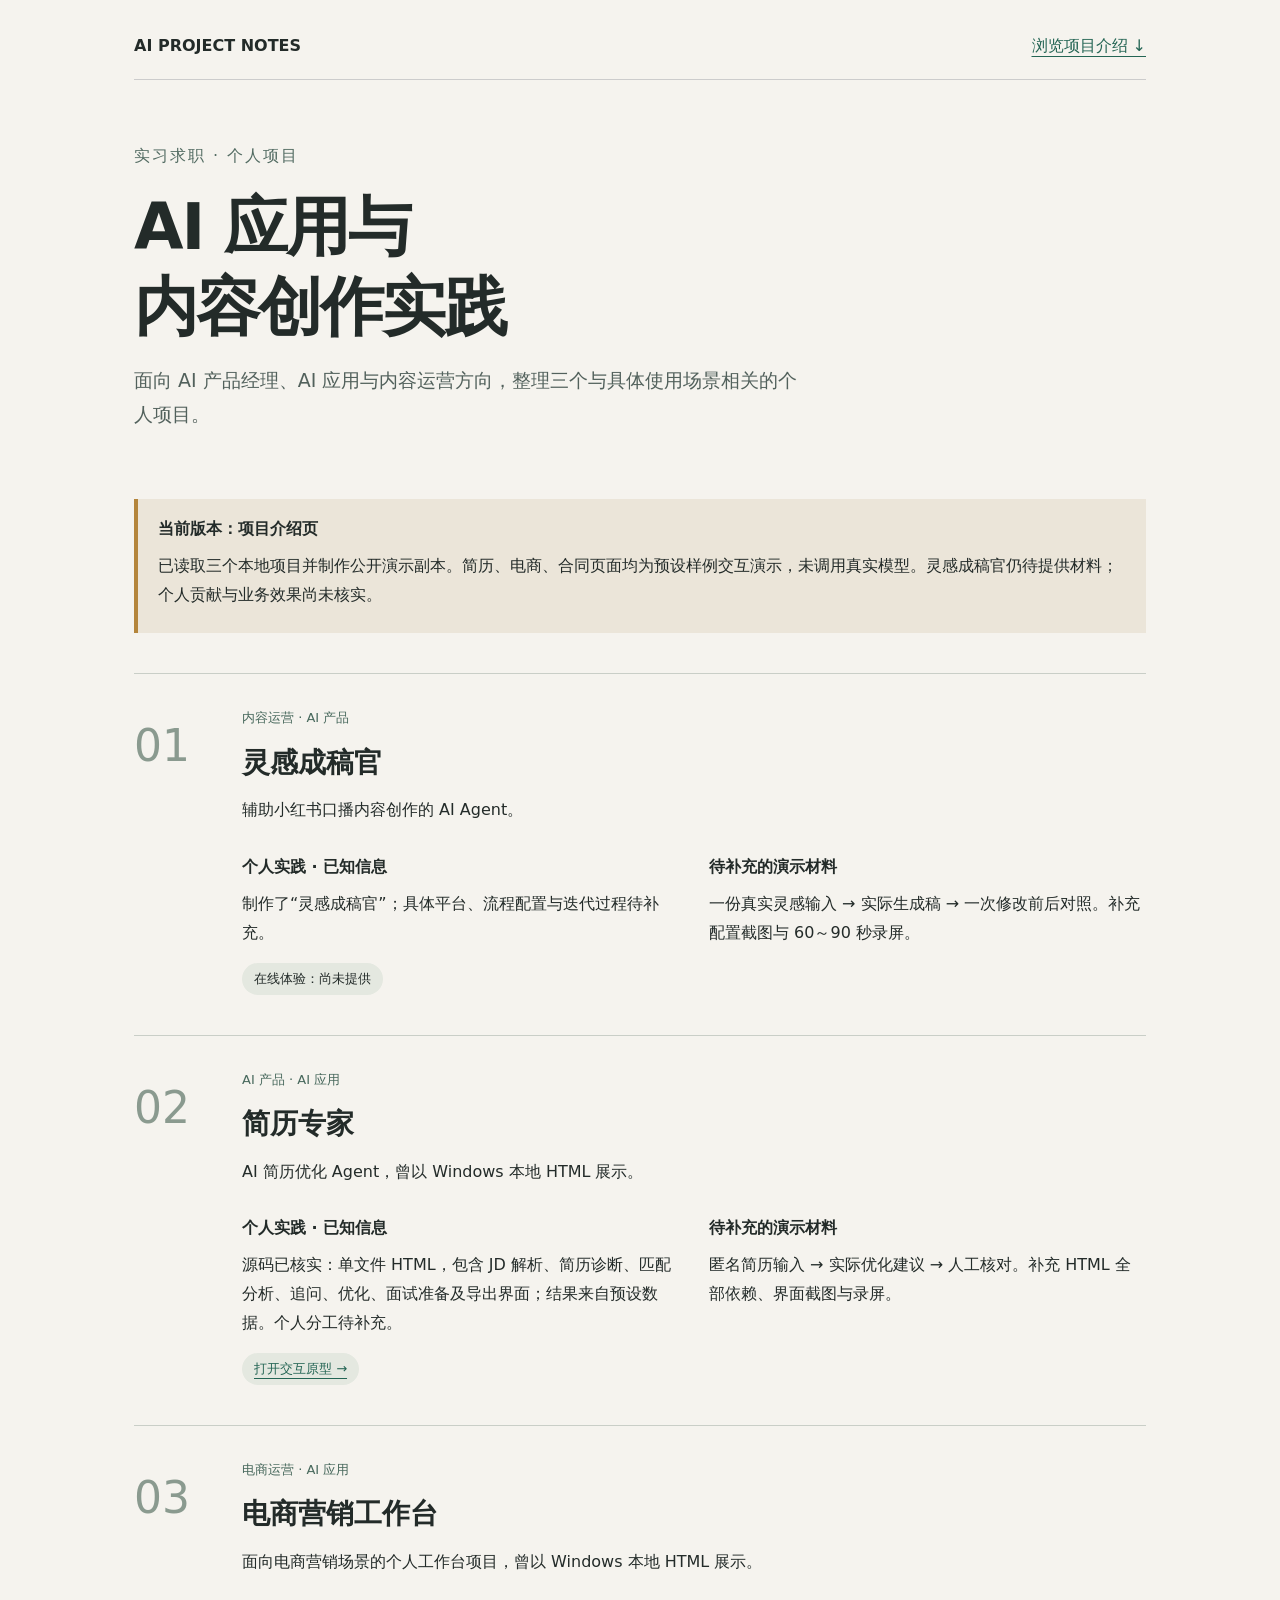
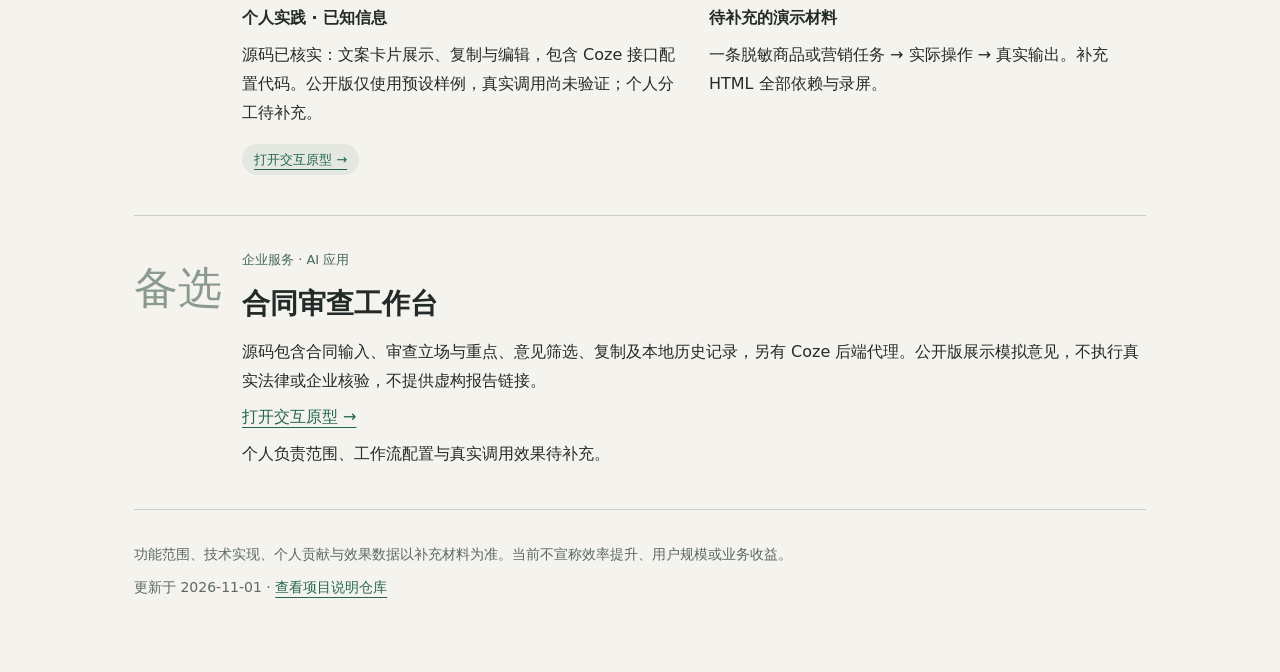
<file: index.html>
<!doctype html>
<html lang="zh-CN"><head><meta charset="utf-8"><meta name="viewport" content="width=device-width,initial-scale=1"><title>AI 应用与内容创作 | 个人项目展示</title>
<style>:root{color-scheme:light}*{box-sizing:border-box}body{margin:0;background:#f5f3ee;color:#232b29;font:16px/1.8 system-ui,"Microsoft YaHei",sans-serif}main{max-width:1060px;margin:auto;padding:32px 24px 64px}nav{display:flex;justify-content:space-between;gap:16px;border-bottom:1px solid #ccc;padding-bottom:18px}a{color:#246554;text-underline-offset:5px}header{padding:62px 0 36px}small,.eyebrow{letter-spacing:2px;color:#526b62}h1{font-size:clamp(34px,6vw,64px);line-height:1.25;letter-spacing:-2px;margin:16px 0}h2{font-size:28px;margin:8px 0}h3{font-size:16px;margin:20px 0 6px}.intro{max-width:680px;font-size:19px;color:#52615c}.notice{border-left:4px solid #b4853b;background:#ebe5d9;padding:16px 20px;margin:24px 0 40px}.project{display:grid;grid-template-columns:90px 1fr;gap:18px;padding:32px 0;border-top:1px solid #c9cec7}.num{font-size:44px;color:#8a9a8f}.tag{font-size:13px;color:#47685c}.status{display:inline-block;padding:4px 12px;background:#e4e8e0;border-radius:16px;font-size:13px}.columns{display:grid;grid-template-columns:1fr 1fr;gap:30px}p{margin:8px 0}footer{border-top:1px solid #ccc;padding-top:24px;color:#5c6963;font-size:14px}@media(max-width:600px){.project{grid-template-columns:1fr;gap:0}.num{font-size:28px}.columns{grid-template-columns:1fr;gap:0}nav{flex-wrap:wrap}header{padding-top:36px}}</style></head>
<body><main><nav><strong>AI PROJECT NOTES</strong><a href="#projects">浏览项目介绍 ↓</a></nav>
<header><div class="eyebrow">实习求职 · 个人项目</div><h1>AI 应用与<br>内容创作实践</h1><p class="intro">面向 AI 产品经理、AI 应用与内容运营方向，整理三个与具体使用场景相关的个人项目。</p></header>
<div class="notice"><strong>当前版本：项目介绍页</strong><p>已读取三个本地项目并制作公开演示副本。简历、电商、合同页面均为预设样例交互演示，未调用真实模型。灵感成稿官仍待提供材料；个人贡献与业务效果尚未核实。</p></div>
<div id="projects"><article class="project"><div class="num">01</div><div><div class="tag">内容运营 · AI 产品</div><h2>灵感成稿官</h2><p>辅助小红书口播内容创作的 AI Agent。</p><div class="columns"><div><h3>个人实践 · 已知信息</h3><p>制作了“灵感成稿官”；具体平台、流程配置与迭代过程待补充。</p></div><div><h3>待补充的演示材料</h3><p>一份真实灵感输入 → 实际生成稿 → 一次修改前后对照。补充配置截图与 60～90 秒录屏。</p></div></div><p class="status">在线体验：尚未提供</p></div></article><article class="project"><div class="num">02</div><div><div class="tag">AI 产品 · AI 应用</div><h2>简历专家</h2><p>AI 简历优化 Agent，曾以 Windows 本地 HTML 展示。</p><div class="columns"><div><h3>个人实践 · 已知信息</h3><p>源码已核实：单文件 HTML，包含 JD 解析、简历诊断、匹配分析、追问、优化、面试准备及导出界面；结果来自预设数据。个人分工待补充。</p></div><div><h3>待补充的演示材料</h3><p>匿名简历输入 → 实际优化建议 → 人工核对。补充 HTML 全部依赖、界面截图与录屏。</p></div></div><p class="status"><a href="projects/resume/index.html">打开交互原型 →</a></p></div></article><article class="project"><div class="num">03</div><div><div class="tag">电商运营 · AI 应用</div><h2>电商营销工作台</h2><p>面向电商营销场景的个人工作台项目，曾以 Windows 本地 HTML 展示。</p><div class="columns"><div><h3>个人实践 · 已知信息</h3><p>源码已核实：文案卡片展示、复制与编辑，包含 Coze 接口配置代码。公开版仅使用预设样例，真实调用尚未验证；个人分工待补充。</p></div><div><h3>待补充的演示材料</h3><p>一条脱敏商品或营销任务 → 实际操作 → 真实输出。补充 HTML 全部依赖与录屏。</p></div></div><p class="status"><a href="projects/ecommerce/index.html">打开交互原型 →</a></p></div></article><article class="project"><div class="num">备选</div><div><div class="tag">企业服务 · AI 应用</div><h2>合同审查工作台</h2><p>源码包含合同输入、审查立场与重点、意见筛选、复制及本地历史记录，另有 Coze 后端代理。公开版展示模拟意见，不执行真实法律或企业核验，不提供虚构报告链接。</p><p><a href="projects/contract/index.html">打开交互原型 →</a></p><p>个人负责范围、工作流配置与真实调用效果待补充。</p></div></article></div>
<footer><p>功能范围、技术实现、个人贡献与效果数据以补充材料为准。当前不宣称效率提升、用户规模或业务收益。</p><p>更新于 2026-11-01 · <a href="https://github.com/Eureka-coco/nice">查看项目说明仓库</a></p></footer>
</main></body></html>
</file>
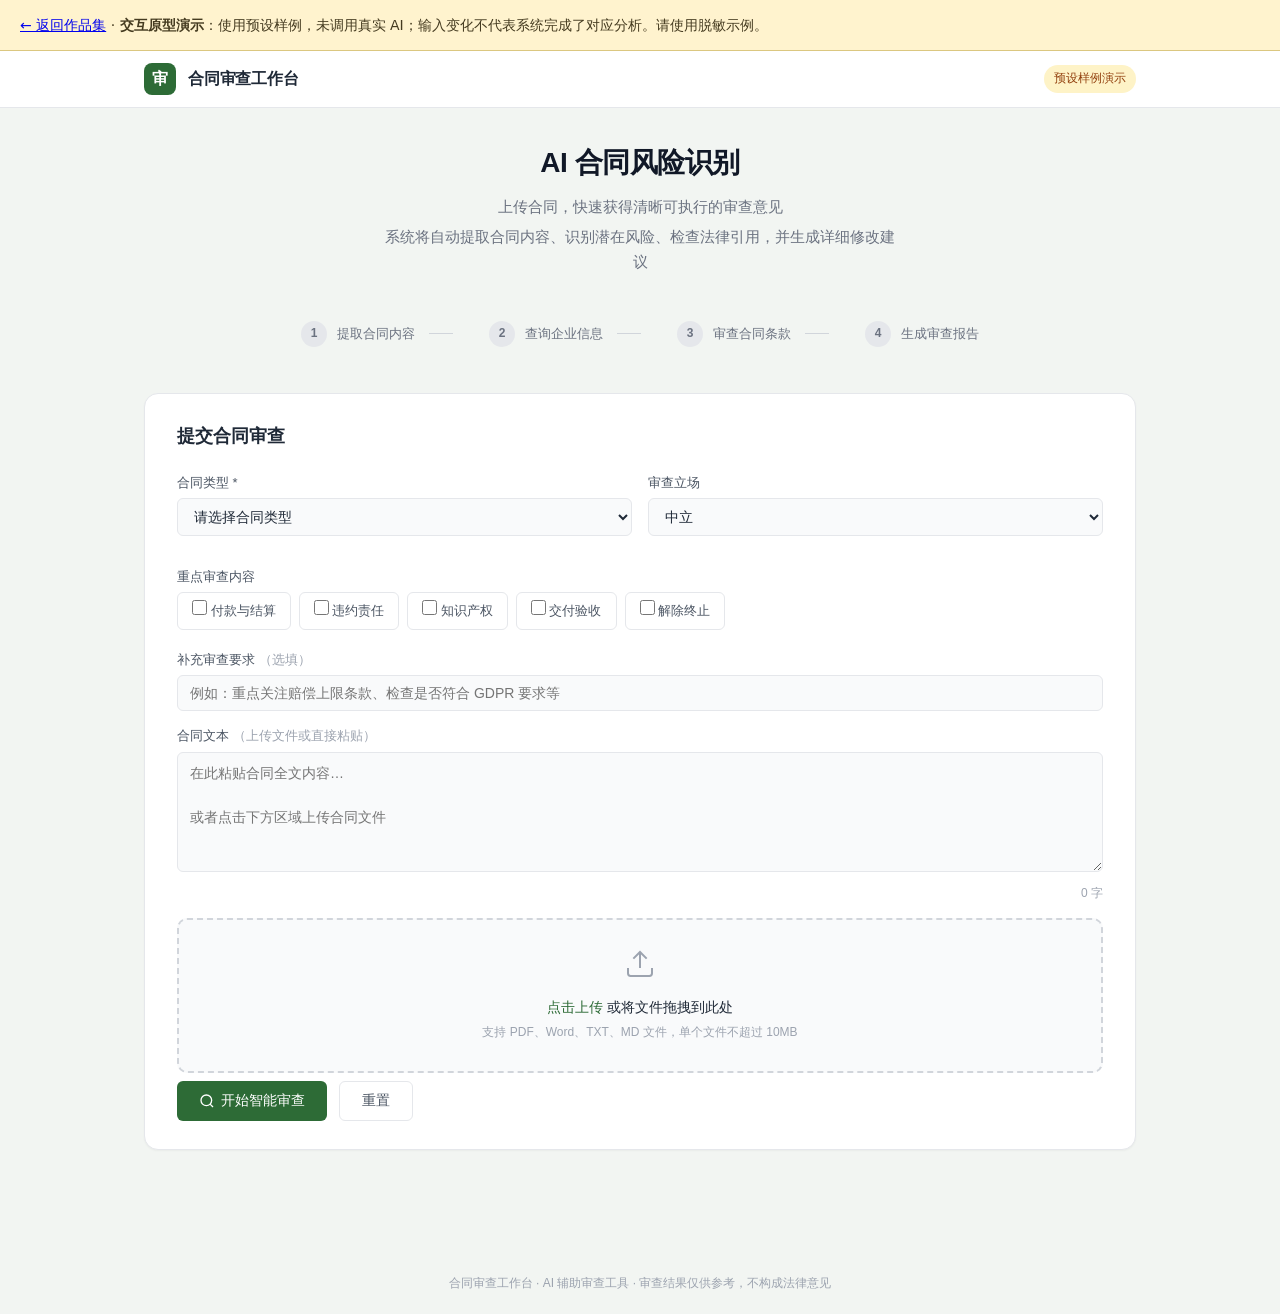
<file: projects/contract/index.html>
<!DOCTYPE html>
<html lang="zh-CN">
<head>
  <meta charset="UTF-8">
  <meta name="viewport" content="width=device-width, initial-scale=1.0">
  <title>合同审查工作台</title>
  <link rel="stylesheet" href="css/style.css">
</head>
<body><div style="position:relative;z-index:1000;background:#fff3ce;color:#453b20;padding:14px 20px;font:14px/1.6 system-ui;border-bottom:1px solid #dbc780"><a href="../../index.html">← 返回作品集</a> · <strong>交互原型演示</strong>：使用预设样例，未调用真实 AI；输入变化不代表系统完成了对应分析。请使用脱敏示例。</div>

  <!-- ═══════════ 顶部导航 ═══════════ -->
  <header class="header">
    <div class="header-inner">
      <div class="header-left">
        <div class="header-logo">审</div>
        <span class="header-title">合同审查工作台</span>
      </div>
      <span class="connection-status connected" id="connectionStatus">检测中…</span>
    </div>
  </header>

  <!-- ═══════════ 主内容区 ═══════════ -->
  <main class="main">

    <!-- ── 首屏 ── -->
    <section class="hero">
      <h1>AI 合同风险识别</h1>
      <p>上传合同，快速获得清晰可执行的审查意见</p>
      <p class="hero-desc">系统将自动提取合同内容、识别潜在风险、检查法律引用，并生成详细修改建议</p>
    </section>

    <!-- ── 审查步骤 ── -->
    <div class="steps-row">
      <div class="step-item">
        <span class="step-number">1</span> 提取合同内容
      </div>
      <div class="step-item">
        <span class="step-number">2</span> 查询企业信息
      </div>
      <div class="step-item">
        <span class="step-number">3</span> 审查合同条款
      </div>
      <div class="step-item">
        <span class="step-number">4</span> 生成审查报告
      </div>
    </div>

    <!-- ── 合同提交 ── -->
    <section class="section-card">
      <h2>提交合同审查</h2>

      <form id="reviewForm" novalidate>
        <!-- 合同类型 & 审查立场 -->
        <div class="form-row">
          <div class="form-group">
            <label for="contractType">合同类型 *</label>
            <select id="contractType" required>
              <option value="">请选择合同类型</option>
              <option value="采购合同">采购合同</option>
              <option value="销售合同">销售合同</option>
              <option value="服务合同">服务合同</option>
              <option value="劳动合同">劳动合同</option>
              <option value="保密协议">保密协议</option>
              <option value="租赁合同">租赁合同</option>
              <option value="合作协议">合作协议</option>
              <option value="其他">其他</option>
            </select>
          </div>
          <div class="form-group">
            <label for="reviewStance">审查立场</label>
            <select id="reviewStance">
              <option value="中立">中立</option>
              <option value="甲方">甲方</option>
              <option value="乙方">乙方</option>
            </select>
          </div>
        </div>

        <!-- 重点审查内容 -->
        <div class="form-group">
          <label>重点审查内容</label>
          <div class="checkbox-group">
            <label class="checkbox-label">
              <input type="checkbox" name="focusAreas" value="付款与结算"> 付款与结算
            </label>
            <label class="checkbox-label">
              <input type="checkbox" name="focusAreas" value="违约责任"> 违约责任
            </label>
            <label class="checkbox-label">
              <input type="checkbox" name="focusAreas" value="知识产权"> 知识产权
            </label>
            <label class="checkbox-label">
              <input type="checkbox" name="focusAreas" value="交付验收"> 交付验收
            </label>
            <label class="checkbox-label">
              <input type="checkbox" name="focusAreas" value="解除终止"> 解除终止
            </label>
          </div>
        </div>

        <!-- 补充审查要求 -->
        <div class="form-group">
          <label for="additionalReq">补充审查要求 <span class="optional">（选填）</span></label>
          <input type="text" id="additionalReq" placeholder="例如：重点关注赔偿上限条款、检查是否符合 GDPR 要求等">
        </div>

        <!-- 合同文本 -->
        <div class="form-group">
          <label for="contractText">合同文本 <span class="optional">（上传文件或直接粘贴）</span></label>
          <textarea id="contractText" placeholder="在此粘贴合同全文内容…&#10;&#10;或者点击下方区域上传合同文件"></textarea>
          <div class="char-count" id="charCount">0 字</div>
        </div>

        <!-- 上传区域 -->
        <div class="form-group" style="margin-bottom:0;">
          <div class="upload-area" id="uploadArea">
            <div class="upload-icon">
              <svg width="32" height="32" viewBox="0 0 24 24" fill="none" stroke="currentColor" stroke-width="1.5">
                <path d="M21 15v4a2 2 0 0 1-2 2H5a2 2 0 0 1-2-2v-4"/>
                <polyline points="17 8 12 3 7 8"/>
                <line x1="12" y1="3" x2="12" y2="15"/>
              </svg>
            </div>
            <div class="upload-hint" id="uploadHint">
              <span>点击上传</span> 或将文件拖拽到此处
            </div>
            <div class="upload-file-name" id="uploadFileName" style="display:none;"></div>
            <button type="button" class="file-remove-btn" id="fileRemoveBtn" style="display:none;">移除文件</button>
            <div class="upload-limit">支持 PDF、Word、TXT、MD 文件，单个文件不超过 10MB</div>
            <input type="file" id="fileInput" accept=".pdf,.doc,.docx,.txt,.md" style="display:none;">
          </div>
        </div>

        <!-- 错误提示 -->
        <div class="form-error" id="formError"></div>

        <!-- 操作按钮 -->
        <div class="form-actions">
          <button type="submit" class="btn btn-primary" id="btnSubmit">
            <svg width="16" height="16" viewBox="0 0 24 24" fill="none" stroke="currentColor" stroke-width="2">
              <circle cx="11" cy="11" r="8"/><line x1="21" y1="21" x2="16.65" y2="16.65"/>
            </svg>
            开始智能审查
          </button>
          <button type="button" class="btn btn-secondary" id="btnReset">重置</button>
        </div>
      </form>
    </section>

    <!-- ── 审查加载中 ── -->
    <section class="loading-section" id="loadingSection">
      <div class="loading-spinner"></div>
      <p class="loading-text" id="loadingText">正在提取文本并逐项分析合同条款，请稍候…</p>
    </section>

    <!-- ── 错误提示 ── -->
    <section class="error-section" id="errorSection" style="display:none;">
      <p id="errorMessage"></p>
      <button class="btn btn-primary" id="btnRetry">重新尝试</button>
    </section>

    <!-- ═══════════ 审查结果 ═══════════ -->
    <section class="result-section" id="resultSection">

      <!-- Mock 提示 -->
      <div class="mock-banner" id="mockBanner">
        <span>⚠</span> 当前为演示结果 — Coze 工作流未连接，数据为本地模拟生成
      </div>

      <!-- 演示结果已载入状态 -->
      <div class="section-card" style="text-align:center;">
        <svg width="48" height="48" viewBox="0 0 24 24" fill="none" stroke="#2d6b36" stroke-width="2">
          <path d="M22 11.08V12a10 10 0 1 1-5.93-9.14"/>
          <polyline points="22 4 12 14.01 9 11.01"/>
        </svg>
        <h2 style="margin-top:12px; margin-bottom:4px;">演示结果已载入</h2>
        <p style="font-size:14px; color:var(--text-muted);">
          发现 <strong id="opinionCount">0</strong> 条审查意见，
          其中 <span style="color:var(--red-500);">高风险 <strong id="highCount">0</strong></span>，
          <span style="color:var(--orange-500);">中风险 <strong id="mediumCount">0</strong></span>，
          <span style="color:var(--green-500);">低风险 <strong id="lowCount">0</strong></span>
        </p>
      </div>

      <!-- 核验摘要 -->
      <div class="result-summary">
        <div class="summary-card">
          <h3>法律引用核验</h3>
          <div class="check-item">
            <span class="check-icon">—</span>
            <span class="check-summary" id="legalCheckSummary">未执行真实核验</span>
          </div>
        </div>
        <div class="summary-card">
          <h3>企业信息核验</h3>
          <div class="check-item">
            <span class="check-icon">—</span>
            <span class="check-summary" id="enterpriseCheckSummary">未执行真实核验</span>
          </div>
        </div>
      </div>

      <!-- 筛选按钮 -->
      <div class="filter-bar">
        <button class="filter-btn active" id="filterAll">全部意见</button>
        <button class="filter-btn" id="filterHigh">高风险</button>
        <button class="filter-btn" id="filterMedium">中风险</button>
        <button class="filter-btn" id="filterLow">低风险</button>
        <span class="spacer"></span>
        <button class="btn btn-outline btn-sm" id="btnCopyAll">
          <svg width="14" height="14" viewBox="0 0 24 24" fill="none" stroke="currentColor" stroke-width="2">
            <rect x="9" y="9" width="13" height="13" rx="2"/><path d="M5 15H4a2 2 0 0 1-2-2V4a2 2 0 0 1 2-2h9a2 2 0 0 1 2 2v1"/>
          </svg>
          复制全部审查意见
        </button>
      </div>

      <!-- 审查意见列表 -->
      <div class="opinions-list" id="opinionsList">
        <!-- 动态渲染 -->
      </div>

      <!-- 底部操作 -->
      <div class="result-actions">
        <button class="btn btn-primary" id="btnFeishuReport" style="display:none;">
          <svg width="16" height="16" viewBox="0 0 24 24" fill="none" stroke="currentColor" stroke-width="2">
            <path d="M18 13v6a2 2 0 0 1-2 2H5a2 2 0 0 1-2-2V8a2 2 0 0 1 2-2h6"/>
            <polyline points="15 3 21 3 21 9"/>
            <line x1="10" y1="14" x2="21" y2="3"/>
          </svg>
          查看飞书完整审查报告
        </button>
      </div>
    </section>

    <!-- ═══════════ 历史记录 ═══════════ -->
    <section class="history-section section-card" id="historySection">
      <h2>审查历史</h2>
      <div class="history-list" id="historyList"></div>
      <button class="btn-clear-history" id="btnClearHistory">清空记录</button>
    </section>

  </main>

  <footer class="footer">
    合同审查工作台 · AI 辅助审查工具 · 审查结果仅供参考，不构成法律意见
  </footer>

  <!-- Scripts -->
  <script src="js/mock-data.js"></script>
  <script src="js/app.js"></script>
</body>
</html>
</file>
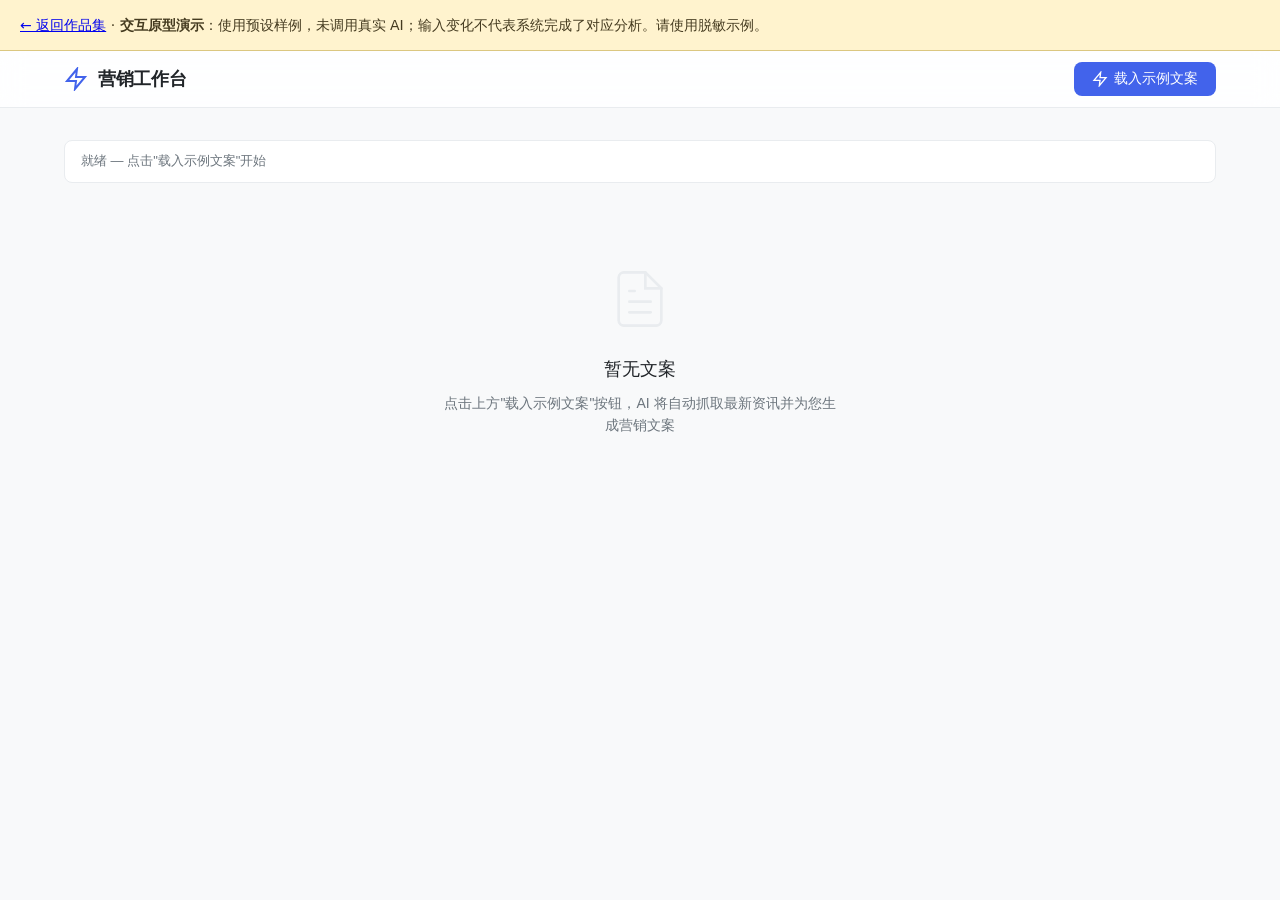
<file: projects/ecommerce/index.html>
<!DOCTYPE html>
<html lang="zh-CN">
<head>
  <meta charset="UTF-8">
  <meta name="viewport" content="width=device-width, initial-scale=1.0">
  <title>电商营销工作台</title>
  <link rel="stylesheet" href="css/style.css">
</head>
<body><div style="position:relative;z-index:1000;background:#fff3ce;color:#453b20;padding:14px 20px;font:14px/1.6 system-ui;border-bottom:1px solid #dbc780"><a href="../../index.html">← 返回作品集</a> · <strong>交互原型演示</strong>：使用预设样例，未调用真实 AI；输入变化不代表系统完成了对应分析。请使用脱敏示例。</div>
  <!-- 顶部导航 -->
  <header class="header">
    <div class="header-inner">
      <div class="logo">
        <svg width="24" height="24" viewBox="0 0 24 24" fill="none" stroke="currentColor" stroke-width="2">
          <path d="M13 2L3 14h9l-1 8 10-12h-9l1-8z"/>
        </svg>
        <span>营销工作台</span>
      </div>
      <div class="header-actions">
        <button class="btn btn-secondary" id="btnConfig" style="display:none">
          <svg width="16" height="16" viewBox="0 0 24 24" fill="none" stroke="currentColor" stroke-width="2">
            <circle cx="12" cy="12" r="3"/><path d="M12 1v2m0 18v2M4.22 4.22l1.42 1.42m12.72 12.72l1.42 1.42M1 12h2m18 0h2M4.22 19.78l1.42-1.42M18.36 5.64l1.42-1.42"/>
          </svg>
          配置
        </button>
        <button class="btn btn-primary" id="btnGenerate">
          <svg width="16" height="16" viewBox="0 0 24 24" fill="none" stroke="currentColor" stroke-width="2">
            <polygon points="13 2 3 14 12 14 11 22 21 10 12 10 13 2"/>
          </svg>
          载入示例文案
        </button>
      </div>
    </div>
  </header>

  <!-- 主内容区 -->
  <main class="main">
    <!-- 配置面板 (默认隐藏) -->
    <div class="config-panel" id="configPanel" style="display:none;">
      <div class="config-card">
        <h3>Coze 工作流配置</h3>
        <div class="form-group">
          <label for="apiToken">API Token</label>
          <input type="password" id="apiToken" placeholder="输入你的 Coze API Token">
        </div>
        <div class="form-group">
          <label for="workflowId">Workflow ID</label>
          <input type="text" id="workflowId" placeholder="输入工作流 ID">
        </div>
        <div class="form-group">
          <label for="baseUrl">API 地址</label>
          <select id="baseUrl">
            <option value="https://api.coze.cn">api.coze.cn (国内)</option>
            <option value="https://api.coze.com">api.coze.com (国际)</option>
            <option value="mock">Mock 模式 (演示)</option>
          </select>
        </div>
        <div class="form-actions">
          <button class="btn btn-secondary" id="btnConfigCancel">取消</button>
          <button class="btn btn-primary" id="btnConfigSave">保存</button>
        </div>
      </div>
    </div>

    <!-- 状态栏 -->
    <div class="status-bar" id="statusBar">
      <span class="status-text" id="statusText">就绪 — 点击"载入示例文案"开始</span>
    </div>

    <!-- 加载动画 -->
    <div class="loading" id="loading" style="display:none;">
      <div class="loading-spinner"></div>
      <p>正在载入预设营销文案…</p>
    </div>

    <!-- 空状态 -->
    <div class="empty-state" id="emptyState">
      <svg width="64" height="64" viewBox="0 0 24 24" fill="none" stroke="currentColor" stroke-width="1" stroke-linecap="round">
        <path d="M14 2H6a2 2 0 0 0-2 2v16a2 2 0 0 0 2 2h12a2 2 0 0 0 2-2V8z"/>
        <polyline points="14 2 14 8 20 8"/>
        <line x1="16" y1="13" x2="8" y2="13"/>
        <line x1="16" y1="17" x2="8" y2="17"/>
        <polyline points="10 9 9 9 8 9"/>
      </svg>
      <h3>暂无文案</h3>
      <p>点击上方"载入示例文案"按钮，AI 将自动抓取最新资讯并为您生成营销文案</p>
    </div>

    <!-- 错误提示 -->
    <div class="error-banner" id="errorBanner" style="display:none;">
      <span class="error-icon">⚠</span>
      <span class="error-message" id="errorMessage"></span>
      <button class="error-close" id="errorClose">&times;</button>
    </div>

    <!-- 结果网格 -->
    <div class="results-grid" id="resultsGrid">
      <!-- 动态生成卡片 -->
    </div>
  </main>

  <!-- Toast -->
  <div class="toast" id="toast"></div>

  <script src="js/coze-api.js"></script>
  <script src="js/app.js"></script>
</body>
</html>
</file>
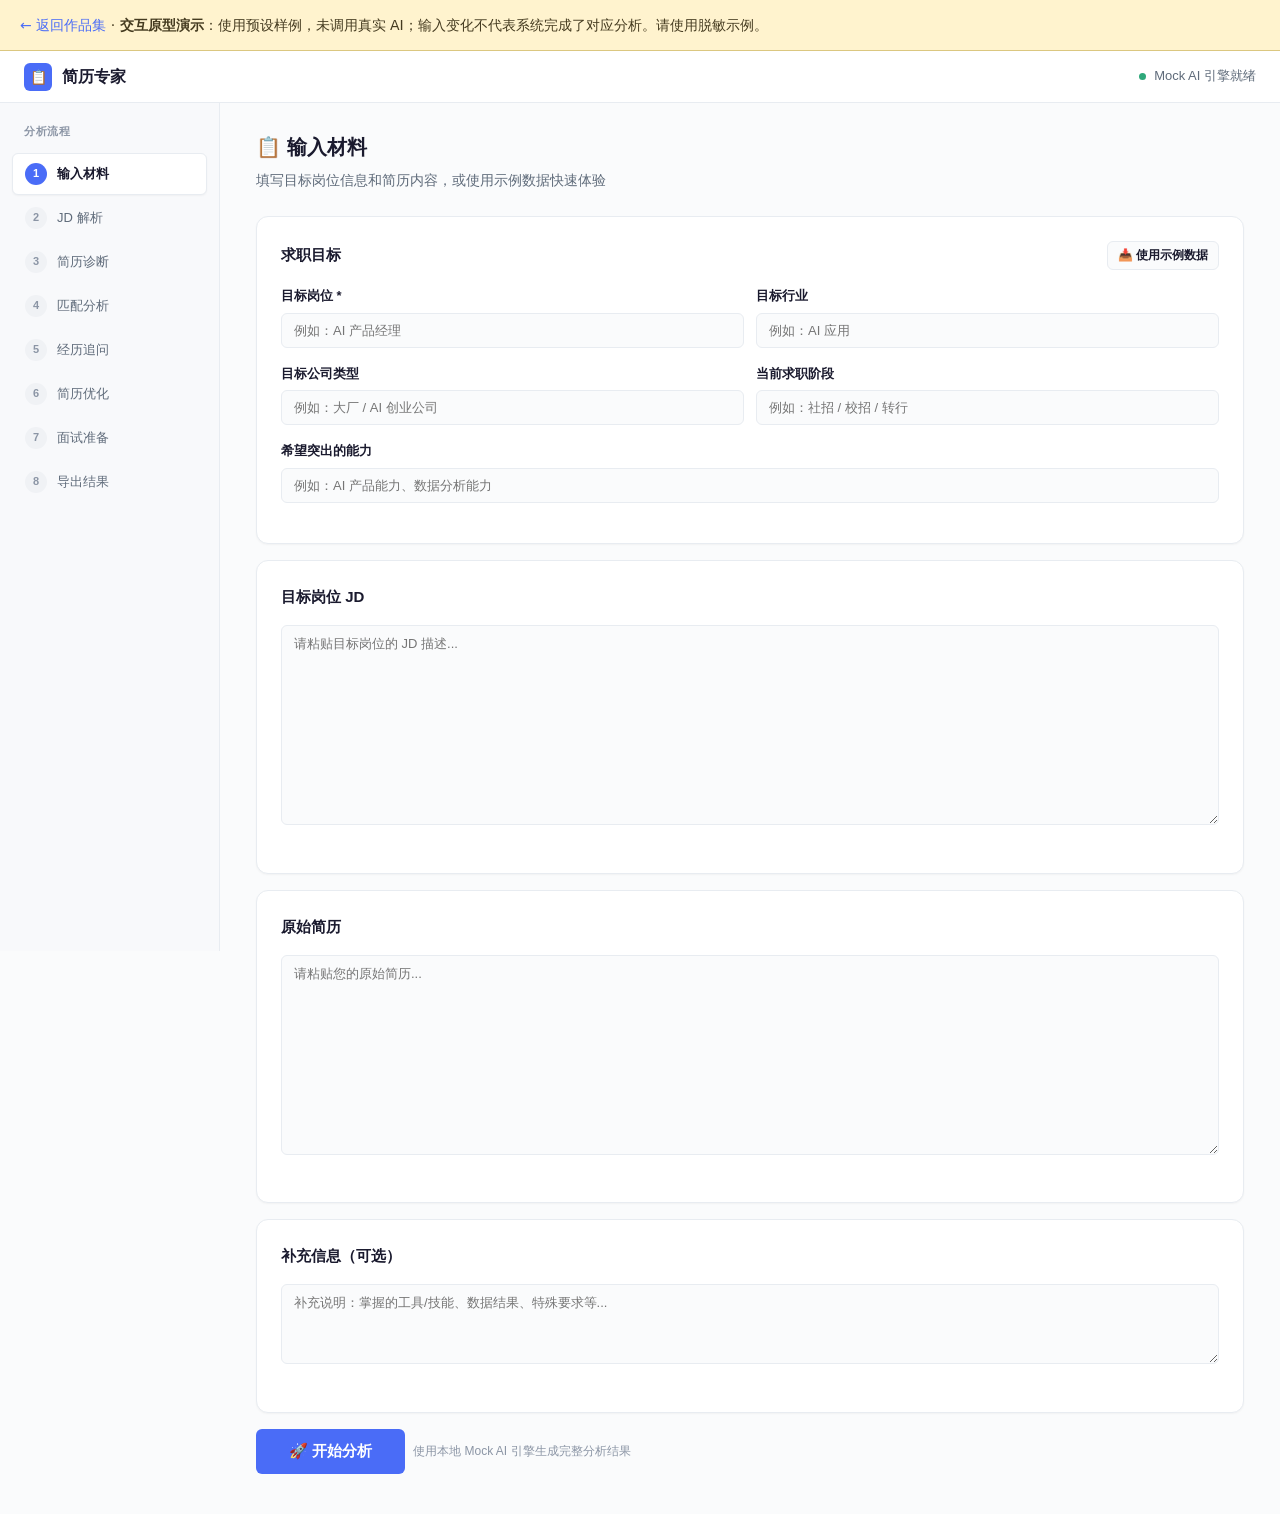
<file: projects/resume/index.html>
<!DOCTYPE html>
<html lang="zh-CN">
<head>
<meta charset="UTF-8">
<meta name="viewport" content="width=device-width, initial-scale=1.0">
<title>简历专家 - AI简历优化Agent</title>
<style>
:root {
  --bg: #fafbfc; --bg-card: #ffffff; --bg-sidebar: #f8f9fb;
  --bg-morandi-blue: #eef2f7; --bg-morandi-green: #edf3f0;
  --bg-morandi-rose: #f6f0f0; --bg-morandi-lavender: #f2f0f6;
  --bg-morandi-sage: #eff2ed;
  --text: #1a1a2e; --text-secondary: #5f6b7a; --text-tertiary: #8b95a5;
  --text-muted: #b0b8c5; --border: #e8ecf1; --border-light: #f0f2f5;
  --accent: #4a6cf7; --accent-light: #eef1fe;
  --success: #2ea87a; --success-light: #edf7f2;
  --warning: #e8a838; --warning-light: #fdf6ea;
  --danger: #e05555; --danger-light: #fdf0f0;
  --info: #5b8cce; --info-light: #eff4fb;
  --shadow-sm: 0 1px 2px rgba(0,0,0,0.04);
  --shadow-md: 0 2px 8px rgba(0,0,0,0.06);
  --shadow-lg: 0 4px 16px rgba(0,0,0,0.08);
  --radius-sm: 6px; --radius-md: 8px; --radius-lg: 12px;
  --font-sans: -apple-system, BlinkMacSystemFont, "Segoe UI", "PingFang SC", "Hiragino Sans GB", "Microsoft YaHei", "Helvetica Neue", Arial, sans-serif;
  --nav-h: 52px; --sidebar-w: 220px;
}
*, *::before, *::after { box-sizing: border-box; margin: 0; padding: 0; }
body { font-family: var(--font-sans); background: var(--bg); color: var(--text); line-height: 1.6; -webkit-font-smoothing: antialiased; }
a { color: var(--accent); text-decoration: none; }
a:hover { text-decoration: underline; }
.nav { position: sticky; top: 0; left: 0; right: 0; height: var(--nav-h); background: var(--bg-card); border-bottom: 1px solid var(--border); display: flex; align-items: center; padding: 0 24px; z-index: 100; gap: 16px; }
.nav-logo { display: flex; align-items: center; gap: 10px; font-weight: 700; font-size: 16px; color: var(--text); }
.nav-logo .icon { width: 28px; height: 28px; background: var(--accent); border-radius: var(--radius-sm); display: flex; align-items: center; justify-content: center; color: #fff; font-size: 14px; }
.nav-status { margin-left: auto; display: flex; align-items: center; gap: 8px; font-size: 13px; color: var(--text-secondary); }
.nav-status .dot { width: 7px; height: 7px; border-radius: 50%; background: var(--success); }
.app { display: flex; padding-top: 0; min-height: 100vh; }
.sidebar { position: sticky; top: 52px; align-self: flex-start; height: calc(100vh - 52px); left: 0; bottom: 0; width: var(--sidebar-w); background: var(--bg-sidebar); border-right: 1px solid var(--border); padding: 20px 12px; overflow-y: auto; z-index: 50; }
.sidebar-title { font-size: 11px; font-weight: 600; text-transform: uppercase; color: var(--text-tertiary); letter-spacing: 0.5px; padding: 0 12px; margin-bottom: 12px; }
.step-list { list-style: none; display: flex; flex-direction: column; gap: 2px; }
.step-item { display: flex; align-items: center; gap: 10px; padding: 9px 12px; border-radius: var(--radius-sm); cursor: pointer; font-size: 13px; color: var(--text-secondary); transition: all 0.15s; border: 1px solid transparent; }
.step-item:hover { background: var(--bg-card); color: var(--text); }
.step-item.active { background: var(--bg-card); color: var(--text); font-weight: 600; border-color: var(--border); box-shadow: var(--shadow-sm); }
.step-item.done { color: var(--success); }
.step-num { width: 22px; height: 22px; border-radius: 50%; display: flex; align-items: center; justify-content: center; font-size: 11px; font-weight: 600; flex-shrink: 0; background: var(--border-light); color: var(--text-tertiary); }
.step-item.active .step-num { background: var(--accent); color: #fff; }
.step-item.done .step-num { background: var(--success); color: #fff; }
.main { margin-left: 0; flex: 1; padding: 28px 36px; max-width: calc(100% - var(--sidebar-w)); }
.section-title { font-size: 20px; font-weight: 700; margin-bottom: 6px; }
.section-desc { font-size: 14px; color: var(--text-secondary); margin-bottom: 24px; }
.card { background: var(--bg-card); border: 1px solid var(--border); border-radius: var(--radius-lg); padding: 24px; margin-bottom: 16px; box-shadow: var(--shadow-sm); }
.card-header { display: flex; align-items: center; justify-content: space-between; margin-bottom: 16px; }
.card-title { font-size: 15px; font-weight: 600; }
.card-subtitle { font-size: 13px; color: var(--text-secondary); margin-top: 2px; }
.form-group { margin-bottom: 16px; }
.form-label { display: block; font-size: 13px; font-weight: 600; margin-bottom: 6px; color: var(--text); }
.form-hint { font-size: 12px; color: var(--text-tertiary); margin-bottom: 4px; }
.form-input, .form-textarea, .form-select { width: 100%; padding: 9px 12px; border: 1px solid var(--border); border-radius: var(--radius-sm); font-size: 13px; font-family: var(--font-sans); color: var(--text); background: var(--bg); transition: border-color 0.15s; resize: vertical; }
.form-input:focus, .form-textarea:focus, .form-select:focus { outline: none; border-color: var(--accent); box-shadow: 0 0 0 3px var(--accent-light); }
.form-textarea { min-height: 80px; }
.form-row { display: grid; grid-template-columns: repeat(auto-fit, minmax(200px, 1fr)); gap: 12px; }
.btn { display: inline-flex; align-items: center; gap: 6px; padding: 8px 16px; border-radius: var(--radius-sm); font-size: 13px; font-weight: 600; cursor: pointer; border: 1px solid transparent; transition: all 0.15s; font-family: var(--font-sans); white-space: nowrap; }
.btn-primary { background: var(--accent); color: #fff; }
.btn-primary:hover { background: #3b5de7; }
.btn-secondary { background: var(--bg); color: var(--text); border-color: var(--border); }
.btn-secondary:hover { background: var(--border-light); }
.btn-sm { padding: 5px 10px; font-size: 12px; }
.btn-group { display: flex; gap: 8px; flex-wrap: wrap; }
.badge { display: inline-flex; align-items: center; padding: 3px 8px; border-radius: 4px; font-size: 11px; font-weight: 600; }
.badge-strong { background: var(--success-light); color: var(--success); }
.badge-medium { background: var(--warning-light); color: var(--warning); }
.badge-weak { background: var(--danger-light); color: var(--danger); }
.badge-none { background: var(--border-light); color: var(--text-tertiary); }
.badge-tag { background: var(--accent-light); color: var(--accent); }
.badge-info { background: var(--info-light); color: var(--info); }
.progress-bar { height: 8px; background: var(--border-light); border-radius: 4px; overflow: hidden; }
.progress-fill { height: 100%; border-radius: 4px; transition: width 0.3s; }
.progress-fill.low { background: var(--danger); }
.progress-fill.mid { background: var(--warning); }
.progress-fill.high { background: var(--success); }
.score-circle { width: 80px; height: 80px; border-radius: 50%; display: flex; align-items: center; justify-content: center; font-size: 28px; font-weight: 700; }
.score-wrap { display: flex; align-items: center; gap: 24px; }
.dim-scores { display: grid; grid-template-columns: repeat(auto-fit, minmax(160px, 1fr)); gap: 12px; margin-top: 16px; }
.dim-label { font-size: 12px; color: var(--text-secondary); margin-bottom: 4px; display: flex; justify-content: space-between; }
.dim-value { font-weight: 600; font-size: 12px; }
.table-wrap { overflow-x: auto; margin: 12px 0; }
table { width: 100%; border-collapse: collapse; font-size: 13px; }
th, td { padding: 10px 12px; text-align: left; border-bottom: 1px solid var(--border-light); }
th { font-weight: 600; font-size: 12px; color: var(--text-secondary); background: var(--bg-sidebar); white-space: nowrap; }
tr:hover td { background: var(--bg); }
td { color: var(--text); vertical-align: top; }
.diff-row { display: grid; grid-template-columns: 1fr 1fr; gap: 12px; margin-bottom: 16px; padding-bottom: 16px; border-bottom: 1px solid var(--border-light); }
.diff-row:last-child { border-bottom: none; margin-bottom: 0; padding-bottom: 0; }
.diff-label { font-size: 11px; font-weight: 600; text-transform: uppercase; margin-bottom: 4px; }
.diff-label.before { color: var(--danger); }
.diff-label.after { color: var(--success); }
.diff-text { font-size: 13px; line-height: 1.6; padding: 10px 12px; border-radius: var(--radius-sm); }
.diff-text.before { background: #fef5f5; border-left: 2px solid var(--danger); }
.diff-text.after { background: #f5faf7; border-left: 2px solid var(--success); }
.diff-reason { font-size: 12px; color: var(--text-secondary); margin-top: 6px; font-style: italic; }
.diff-risk { font-size: 11px; color: var(--warning); margin-top: 4px; }
.inquiry-card { border: 1px solid var(--border); border-radius: var(--radius-md); padding: 16px; margin-bottom: 12px; background: var(--bg-card); }
.inquiry-card .q-num { font-size: 12px; font-weight: 600; color: var(--accent); margin-bottom: 4px; }
.inquiry-card .q-text { font-size: 14px; font-weight: 600; margin-bottom: 8px; }
.inquiry-card .q-hint { font-size: 12px; color: var(--text-tertiary); margin-bottom: 10px; }
.inquiry-card textarea { width: 100%; min-height: 60px; }
.inquiry-card .q-result { margin-top: 10px; padding: 10px; background: var(--bg-morandi-green); border-radius: var(--radius-sm); font-size: 13px; display: none; }
.style-btn { padding: 6px 12px; border: 1px solid var(--border); border-radius: 20px; font-size: 12px; cursor: pointer; background: var(--bg); transition: all 0.15s; }
.style-btn:hover, .style-btn.on { background: var(--accent-light); border-color: var(--accent); color: var(--accent); }
.interview-q { padding: 14px; border-left: 3px solid var(--border); margin-bottom: 10px; background: var(--bg); border-radius: 0 var(--radius-sm) var(--radius-sm) 0; }
.interview-q .q-label { font-size: 11px; font-weight: 600; color: var(--text-tertiary); text-transform: uppercase; }
.interview-q .q-body { font-size: 14px; font-weight: 600; margin: 4px 0; }
.interview-q .q-tip { font-size: 12px; color: var(--text-secondary); }
.resume-preview { font-family: var(--font-sans); line-height: 1.8; }
.resume-preview h3 { font-size: 16px; border-bottom: 2px solid var(--text); padding-bottom: 4px; margin: 20px 0 10px; }
.resume-preview h4 { font-size: 14px; margin: 12px 0 4px; }
.resume-preview .resume-header { text-align: center; margin-bottom: 20px; }
.resume-preview .resume-header h2 { font-size: 24px; margin-bottom: 6px; }
.resume-preview .resume-header p { font-size: 13px; color: var(--text-secondary); }
.resume-preview ul { padding-left: 20px; }
.resume-preview li { font-size: 13px; margin-bottom: 4px; }
.resume-preview .exp-item { margin-bottom: 14px; }
.resume-preview .exp-title { display: flex; justify-content: space-between; font-size: 14px; font-weight: 600; }
.resume-preview .exp-sub { font-size: 13px; color: var(--text-secondary); }
.toast { position: fixed; bottom: 24px; right: 24px; background: var(--text); color: #fff; padding: 10px 20px; border-radius: var(--radius-sm); font-size: 13px; z-index: 999; opacity: 0; transform: translateY(10px); transition: all 0.25s; }
.toast.show { opacity: 1; transform: translateY(0); }
.loading-dots { display: inline-flex; gap: 4px; }
.loading-dots span { width: 6px; height: 6px; border-radius: 50%; background: var(--accent); animation: bounce 1.4s infinite ease-in-out both; }
.loading-dots span:nth-child(1) { animation-delay: -0.32s; }
.loading-dots span:nth-child(2) { animation-delay: -0.16s; }
@keyframes bounce { 0%, 80%, 100% { transform: scale(0); } 40% { transform: scale(1); } }
.empty-state { text-align: center; padding: 60px 20px; color: var(--text-tertiary); }
.empty-state .icon { font-size: 48px; margin-bottom: 16px; }
.tag-list { display: flex; flex-wrap: wrap; gap: 6px; }
.alert { padding: 12px 16px; border-radius: var(--radius-sm); font-size: 13px; margin-bottom: 16px; }
.alert-info { background: var(--info-light); color: var(--info); border-left: 3px solid var(--info); }
.alert-warning { background: var(--warning-light); color: #9a6b1a; border-left: 3px solid var(--warning); }
.alert-success { background: var(--success-light); color: var(--success); border-left: 3px solid var(--success); }
mark { background: #fef9e7; color: inherit; padding: 1px 3px; border-radius: 2px; }
.text-muted { color: var(--text-tertiary); font-size: 12px; }
.mt-8 { margin-top: 8px; } .mt-16 { margin-top: 16px; }
.mb-8 { margin-bottom: 8px; } .mb-16 { margin-bottom: 16px; }
@media (max-width: 768px) { .sidebar { display: none; } .main { margin-left: 0; max-width: 100%; padding: 20px 16px; } .diff-row { grid-template-columns: 1fr; } }
</style>
</head>
<body><div style="position:relative;z-index:1000;background:#fff3ce;color:#453b20;padding:14px 20px;font:14px/1.6 system-ui;border-bottom:1px solid #dbc780"><a href="../../index.html">← 返回作品集</a> · <strong>交互原型演示</strong>：使用预设样例，未调用真实 AI；输入变化不代表系统完成了对应分析。请使用脱敏示例。</div>

<nav class="nav">
  <div class="nav-logo"><div class="icon">📋</div><span>简历专家</span></div>
  <div class="nav-status"><span class="dot"></span> Mock AI 引擎就绪</div>
</nav>

<div class="app">
  <aside class="sidebar">
    <div class="sidebar-title">分析流程</div>
    <ul class="step-list" id="stepList">
      <li class="step-item active" data-step="1"><span class="step-num">1</span>输入材料</li>
      <li class="step-item" data-step="2"><span class="step-num">2</span>JD 解析</li>
      <li class="step-item" data-step="3"><span class="step-num">3</span>简历诊断</li>
      <li class="step-item" data-step="4"><span class="step-num">4</span>匹配分析</li>
      <li class="step-item" data-step="5"><span class="step-num">5</span>经历追问</li>
      <li class="step-item" data-step="6"><span class="step-num">6</span>简历优化</li>
      <li class="step-item" data-step="7"><span class="step-num">7</span>面试准备</li>
      <li class="step-item" data-step="8"><span class="step-num">8</span>导出结果</li>
    </ul>
  </aside>
  <main class="main" id="mainContent"></main>
</div>

<div class="toast" id="toast"></div>

<script>
// ============================================================
// 简历专家 - AI Resume Expert Agent v3
// 基于预设案例素材（非作者履历证明）数据，绝不编造经历/数据/职位/成果
// ============================================================

const state = {
  currentStep: 1, analysisDone: false,
  input: { targetRole:'', industry:'', companyType:'', jobStage:'', highlightAbilities:'', jd:'', resume:'', extraInfo:'' },
  jdAnalysis: null, diagnosis: null, matchTable: null,
  inquiries: [], inquiryAnswers: {},
  optimizationResults: [], _originalOptimization: [],
  finalResume: null, interviewPrep: null, activeStyle: 'balanced'
};

// ===== 示例数据：严格基于示例候选人真实简历 =====
const exampleData = {
  targetRole: 'AI 产品经理',
  industry: 'AI 应用',
  companyType: '大厂 / AI 创业公司',
  jobStage: '非应届生（28届），实习+项目经验，寻求 AI PM 全职机会',
  highlightAbilities: 'AI 产品能力、项目推进能力、业务理解能力、竞品分析能力',
  jd: `【岗位名称】AI 产品经理（大模型应用方向）
【部门】AI 产品部
【薪资】20-40K·15薪

【岗位职责】
1. 负责大模型应用产品的规划与设计，包括对话机器人、知识库问答、智能搜索等场景
2. 深入理解 ToB 客户业务场景，将客户需求转化为产品方案，推动产品落地与迭代
3. 跟踪大模型技术发展趋势，探索 AI 在垂直行业的应用机会
4. 撰写 PRD，协调算法、工程、设计团队完成产品开发，对产品体验和业务指标负责
5. 设计 Prompt 策略和 RAG 方案，持续优化模型输出质量
6. 构建产品数据指标体系，通过 A/B 实验和数据分析驱动产品决策

【任职要求】
1. 本科及以上学历，3-5年互联网产品经验，有 ToB / SaaS 产品经验优先
2. 熟悉大模型（LLM）、Prompt Engineering、RAG、Agent 等技术原理，有实际应用经验
3. 具备优秀的逻辑思维和结构化思考能力，能将模糊需求转化为清晰产品方案
4. 有数据分析能力，熟练使用 SQL，能用数据验证产品假设
5. 有从0到1的产品设计经验，能独立完成产品规划和落地
6. 优秀的跨团队沟通协作能力，能推动多方达成共识

【加分项】
- 有 AI 产品商业化经验
- 有垂直行业（制造/零售/金融/医疗）产品经验
- 有技术背景或计算机相关专业`,
  resume: `【个人信息】
姓名：示例候选人
电话：138****0000
邮箱：demo@example.com
求职意向：产品经理 | 期望薪资：10-15K

【教育背景】
985 高校 | 信息管理与信息系统 | 本科 | 2024-2028
CET-4：552 | CET-6：501
相关课程：数据分析、Python 编程、数据库原理、管理信息系统

【实习经历】
01AI 公司 | AI 产品实习生 | 2026.04-至今
- 参与大模型对话产品的需求分析和 PRD 撰写
- 使用 Figma 设计产品原型，推动功能上线
- 调研 ChatGPT、Claude、Kimi 等国内外 AI 产品，输出竞品分析报告
- 协助 Prompt 策略优化，提升对话质量
- 参与客户需求对接，整理用户反馈

【项目经历】
Tidyo APP 项目 | 产品负责人 | 2025.03-2025.09
- 负责 Tidyo APP 的产品规划与设计，定位为 AI+CV 图像创作工具
- 独立完成产品调研、需求文档、原型设计（Figma）
- 协调开发团队完成 AI Demo 开发
- 项目获得校级创新创业大赛铜奖

AI 智慧园区项目 | 产品负责人 | 2024.10
- 设计"智慧导览 / 设施管理 / 安防监控"三大模块
- 结合 AI 视觉 + AR 导航技术设计产品方案
- 研究 YOLOv8 / SAM / MiDaS 等模型在园区场景的应用
- 产出 PPT 方案并进行公开演示
- 获得 01AI "AI + 行业"创新方案优秀奖

【技能工具】
- AI 工具：ChatGPT、Claude、Kimi、DeepSeek、OpenRead、Gemini、Grok
- 办公软件：Word、Excel、PowerPoint
- 设计工具：Figma、Canva
- 编程：Python（基础）、Cursor AI
- 产品技能：PRD 撰写、竞品分析、用户调研、原型设计、Prompt Engineering、RAG、Agent 工作流

【获奖/其他】
- 校级创新创业大赛铜奖
- 01AI "AI + 行业"创新方案优秀奖`,
  extraInfo: 'Python 学过但不太擅长；Coze、RAG、Agent 工作流正在学习中；Axure、Figma、SQL、Dify、Cursor 等工具计划学习。目前无量化数据结果的项目经历。无全职工作经验，仅有实习和在校项目。'
};

// ===== 导航 =====
function navigateTo(step) {
  state.currentStep = step;
  document.querySelectorAll('.step-item').forEach(el => {
    const s = parseInt(el.dataset.step);
    el.classList.remove('active','done');
    if (s === step) el.classList.add('active');
    if (s < step) el.classList.add('done');
  });
  renderPage(step);
  document.getElementById('mainContent').scrollIntoView({ behavior:'smooth' });
}

function renderPage(step) {
  const m = document.getElementById('mainContent');
  const fn = [null,renderStep1,renderStep2,renderStep3,renderStep4,renderStep5,renderStep6,renderStep7,renderStep8][step];
  if (fn) fn(m);
}

// ===== Step 1: 输入材料 =====
function renderStep1(container) {
  const i = state.input;
  container.innerHTML =
    '<div class="section-title">📋 输入材料</div>'+
    '<div class="section-desc">填写目标岗位信息和简历内容，或使用示例数据快速体验</div>'+
    '<div class="card"><div style="display:flex;justify-content:space-between;align-items:center;margin-bottom:16px;"><div class="card-title">求职目标</div><button class="btn btn-secondary btn-sm" onclick="fillExampleData()">📥 使用示例数据</button></div>'+
    '<div class="form-row"><div class="form-group"><label class="form-label">目标岗位 *</label><input class="form-input" id="inpRole" value="'+esc(i.targetRole)+'" placeholder="例如：AI 产品经理"></div><div class="form-group"><label class="form-label">目标行业</label><input class="form-input" id="inpIndustry" value="'+esc(i.industry)+'" placeholder="例如：AI 应用"></div></div>'+
    '<div class="form-row"><div class="form-group"><label class="form-label">目标公司类型</label><input class="form-input" id="inpCompany" value="'+esc(i.companyType)+'" placeholder="例如：大厂 / AI 创业公司"></div><div class="form-group"><label class="form-label">当前求职阶段</label><input class="form-input" id="inpStage" value="'+esc(i.jobStage)+'" placeholder="例如：社招 / 校招 / 转行"></div></div>'+
    '<div class="form-group"><label class="form-label">希望突出的能力</label><input class="form-input" id="inpAbilities" value="'+esc(i.highlightAbilities)+'" placeholder="例如：AI 产品能力、数据分析能力"></div></div>'+
    '<div class="card"><div class="card-title mb-16">目标岗位 JD</div><div class="form-group"><textarea class="form-textarea" id="inpJD" style="min-height:200px;" placeholder="请粘贴目标岗位的 JD 描述...">'+esc(i.jd)+'</textarea></div></div>'+
    '<div class="card"><div class="card-title mb-16">原始简历</div><div class="form-group"><textarea class="form-textarea" id="inpResume" style="min-height:200px;" placeholder="请粘贴您的原始简历...">'+esc(i.resume)+'</textarea></div></div>'+
    '<div class="card"><div class="card-title mb-16">补充信息（可选）</div><div class="form-group"><textarea class="form-textarea" id="inpExtra" placeholder="补充说明：掌握的工具/技能、数据结果、特殊要求等...">'+esc(i.extraInfo)+'</textarea></div></div>'+
    '<div style="display:flex;gap:8px;align-items:center;"><button class="btn btn-primary" onclick="startAnalysis()" style="padding:12px 32px;font-size:15px;">🚀 开始分析</button><span class="text-muted">使用本地 Mock AI 引擎生成完整分析结果</span></div><div id="analysisStatus" style="margin-top:12px;"></div>';
}

function fillExampleData() {
  state.input = JSON.parse(JSON.stringify(exampleData));
  renderPage(1);
  showToast('✅ 已填充示例数据（基于预设案例素材：01AI 实习 + Tidyo APP + 智慧园区项目）');
}

function saveInput() {
  ['inpRole','inpIndustry','inpCompany','inpStage','inpAbilities','inpJD','inpResume','inpExtra'].forEach(id => {
    const el = document.getElementById(id); if (el) state.input[id.replace('inp','').toLowerCase()] = el.value;
  });
  state.input.targetRole = document.getElementById('inpRole')?.value || '';
  state.input.jd = document.getElementById('inpJD')?.value || '';
  state.input.resume = document.getElementById('inpResume')?.value || '';
  state.input.extraInfo = document.getElementById('inpExtra')?.value || '';
}

function startAnalysis() {
  saveInput();
  if (!state.input.jd.trim() || !state.input.resume.trim()) { showToast('⚠️ 请至少填写目标 JD 和原始简历'); return; }
  const s = document.getElementById('analysisStatus');
  if (s) s.innerHTML = '<div class="alert alert-info"><span class="loading-dots"><span></span><span></span><span></span></span> 正在载入预设分析样例，请稍候...</div>';
  setTimeout(() => {
    generateMockResults();
    state.analysisDone = true; state.activeStyle = 'balanced';
    if (s) s.innerHTML = '<div class="alert alert-success">✅ 预设分析样例已载入！请点击左侧流程查看各步骤结果</div>';
    document.querySelectorAll('.step-item').forEach(el => { const x = parseInt(el.dataset.step); if (x===1) { el.classList.add('done'); el.classList.remove('active'); } });
    navigateTo(2);
  }, 1500);
}

// ===== 生成 Mock 结果（基于预设案例素材（非作者履历证明）） =====
function generateMockResults() {
  // --- JD 解析（与简历无关，基于JD本身）---
  state.jdAnalysis = {
    responsibilities: [
      '负责大模型应用产品规划与设计（对话机器人、知识库问答、智能搜索等场景）',
      '深入理解 ToB 客户业务场景，将客户需求转化为产品方案，推动产品落地与迭代',
      '跟踪大模型技术发展趋势，探索 AI 在垂直行业的应用机会',
      '撰写 PRD，协调算法、工程、设计团队完成产品开发，对产品体验和业务指标负责',
      '设计 Prompt 策略和 RAG 方案，持续优化模型输出质量',
      '构建产品数据指标体系，通过 A/B 实验和数据分析驱动产品决策'
    ],
    hardReqs: [
      '本科及以上学历', '3-5年互联网产品经验', '熟悉 LLM / Prompt Engineering / RAG / Agent 技术原理',
      '数据分析能力，熟练使用 SQL', '有从0到1的产品设计经验', '跨团队沟通协作能力'
    ],
    hiddenReqs: [
      '能独立负责一条产品线，而非仅执行需求',
      '有技术理解力，能与算法工程师深入对话',
      '对 ToB 业务有体感，理解企业客户的决策链和痛点',
      '有商业化思维，不只关注功能也关注 ROI',
      '能应对模糊需求，主动定义产品方向'
    ],
    keywords: ['大模型应用','ToB SaaS','Prompt Engineering','RAG','Agent','PRD','数据指标体系','A/B 实验','0到1','跨团队协作','产品规划','商业化'],
    idealCandidate: '3-5年产品经验，有 ToB/SaaS 背景，熟悉大模型技术原理并有实际落地经验，能独立规划产品、用数据驱动决策、协调多方资源推动产品上线。兼具技术理解力和商业敏感度的产品型人才。',
    coreAbilities: [
      { name:'大模型技术理解与应用', weight:'★★★★★', detail:'LLM / Prompt / RAG / Agent 原理 + 实际应用' },
      { name:'产品规划与落地能力', weight:'★★★★★', detail:'从需求分析到 PRD 到上线迭代的完整闭环' },
      { name:'ToB 业务理解', weight:'★★★★☆', detail:'理解企业客户场景、决策链和需求转化' },
      { name:'数据分析能力', weight:'★★★★☆', detail:'SQL + 指标体系 + A/B 实验' },
      { name:'跨团队协作推进', weight:'★★★★☆', detail:'协调算法、工程、设计等多方资源' }
    ]
  };

  // --- 简历诊断 ---
  state.diagnosis = {
    overallScore: 38,
    dimensions: [
      { name:'岗位匹配度', score:30, comment:'岗位要求3-5年全职经验，你目前为实习+在校项目，年限差距是硬伤' },
      { name:'简历结构', score:68, comment:'结构基本完整，但缺少职业摘要，经历排序合理' },
      { name:'职业定位', score:35, comment:'定位模糊，简历顶部没有明确的"AI产品"方向定位' },
      { name:'实习经历表达', score:40, comment:'实习描述偏"参与/协助"，未体现具体职责和影响力' },
      { name:'项目经历表达', score:60, comment:'两个AI相关项目是亮点，但表达可更有产品思维' },
      { name:'成果量化', score:20, comment:'全篇基本无量化的业务成果数据——但你坦诚说明了情况' },
      { name:'关键词覆盖', score:45, comment:'涵盖部分AI关键词，但缺少ToB/SaaS/商业化等JD核心词' },
      { name:'差异化亮点', score:40, comment:'两个获奖项目是亮点，但未充分展开AI产品思维深度' },
      { name:'可信度与面试风险', score:70, comment:'表达保守真实，风险较低。这是你的优势——宁缺毋滥' },
      { name:'JD契合度', score:30, comment:'经验年限和ToB经验与JD要求差距明显，需正视差距' }
    ],
    mainIssues: [
      '经验年限不匹配：JD要求3-5年全职产品经验，你目前为实习+在校项目。这是客观事实，不要在简历中"包装"成有全职经验',
      '缺少职业摘要：简历顶部没有一句话定位，HR无法快速判断你的方向和匹配度',
      '实习描述偏表面：使用"参与""协助"等词，未展示你在实习中的具体贡献和思考深度',
      '缺少 ToB 视角：JD强调ToB/SaaS，你的经历偏向C端消费者产品（Tidyo）和概念方案（智慧园区）',
      '无量化结果：全篇没有数据——但这不意味着要编造数据，而是需要思考如何用定性方式表达影响力',
      'AI经历偏"接触"而非"深入"：Prompt/RAG/Agent列在技能中，但经历描述中未体现具体应用深度'
    ],
    priorityActions: [
      '添加职业摘要：明确定位为"AI 产品方向，有实习+项目实战经验"，坦诚但不自卑',
      '重构实习表达：从"参与"升级为具体职责描述（你实际做了什么就写什么，不要夸张）',
      '深化项目产品思维：不只写"用了什么技术"，更要写"为什么选择这个方案"',
      '补齐缺失关键词：在技能和项目描述中自然融入 ToB、SaaS、产品规划等词',
      '补充定性影响力：在没有数据的情况下，用"方案被采纳""获得X奖"等定性证据证明能力',
      '诚实处理经验差距：在职业摘要中主动说明"实习+项目"经验，而非让HR猜测'
    ]
  };

  // --- 匹配分析表 ---
  state.matchTable = [
    { jdReq:'3-5年产品经验', evidence:'01AI AI产品实习（2026.04-至今）+ 2个独立AI项目', strength:'弱', needSupplement:true, suggestion:'坦诚说明求职阶段（应届生），强调实习+项目经验的质量而非年限' },
    { jdReq:'ToB/SaaS 产品经验', evidence:'智慧园区项目有B端属性（设施管理面向企业），但非正式工作经历', strength:'弱', needSupplement:true, suggestion:'在智慧园区项目中突出B端产品思维（多角色需求、管理层决策支持）' },
    { jdReq:'熟悉 LLM/Prompt/RAG/Agent', evidence:'技能列表中有 Prompt Engineering、RAG、Agent 工作流，实习中参与Prompt优化', strength:'中', needSupplement:true, suggestion:'这是你的核心优势方向！在经历中补充具体应用场景。建议补充：Coze/Dify 动手项目' },
    { jdReq:'从0到1产品设计经验', evidence:'Tidyo APP（独立完成产品调研→原型→PRD）+ 智慧园区方案设计', strength:'中', needSupplement:false, suggestion:'两个项目都是从0到1，在表达中强化完整产品流程（调研→定义→设计→验证）' },
    { jdReq:'数据分析能力 / SQL', evidence:'信息管理专业（有数据分析/Python/数据库课程），SQL计划学习中', strength:'弱', needSupplement:true, suggestion:'在竞品分析或项目经历中突出数据分析思维。SQL标注为"学习中"请确保真正在学' },
    { jdReq:'PRD撰写能力', evidence:'01AI实习参与PRD撰写 + Tidyo项目独立撰写PRD', strength:'中', needSupplement:false, suggestion:'已有PRD经验，可在实习描述中更具体化（如"独立完成X模块PRD"）' },
    { jdReq:'跨团队协作', evidence:'实习中协调团队推动功能上线，项目中协调开发团队', strength:'弱', needSupplement:true, suggestion:'补充具体协作对象和协作方式：和谁协作？协调了几个角色？遇到了什么协作挑战？' },
    { jdReq:'大模型应用产品规划', evidence:'01AI实习（对话产品）+ AI竞品分析', strength:'中', needSupplement:true, suggestion:'深化：描述你对大模型应用的产品思考，而不只是"我参与了"' },
    { jdReq:'Prompt策略和RAG方案设计', evidence:'实习中协助Prompt策略优化，技能中列有RAG', strength:'弱', needSupplement:true, suggestion:'这是JD中的核心要求。建议尽快动手做1-2个具体实践（Coze/Dify），丰富证据' },
    { jdReq:'产品数据指标体系构建', evidence:'无直接经验，信息管理专业有数据分析课程', strength:'无', needSupplement:true, suggestion:'坦诚标注为"学习中"。课程中的数据分析项目可以提及，体现数据思维基础' }
  ];

  // --- 经历追问 ---
  state.inquiries = [
    { id:1, question:'在 01AI 的实习中，你参与的大模型对话产品具体是什么产品？面向什么用户？你写的 PRD 覆盖了哪些功能？', hint:'请描述产品的目标用户、核心场景和你的具体贡献', direction:'实习深度挖掘' },
    { id:2, question:'你协助 Prompt 策略优化时，具体做了什么？有没有尝试过不同的 Prompt 方法（如 few-shot、chain-of-thought）？效果有什么变化？', hint:'即使没有量化数据，定性的观察（如"回复更准确了""幻觉减少了"）也可以', direction:'AI 技术实践' },
    { id:3, question:'Tidyo APP 目前是什么状态？有没有用户反馈？如果现在重新审视这个产品，你觉得最大的设计问题是什么？', hint:'复盘反思也是产品能力。即使项目未上线，你的反思也能体现产品思维', direction:'产品复盘' },
    { id:4, question:'你在竞品分析中研究过哪些 AI 产品？除了功能对比，你发现了什么有意思的产品策略差异？', hint:'从"功能列表对比"提升到"产品策略分析"，是PM成长的关键一步', direction:'产品洞察' },
    { id:5, question:'智慧园区项目中，你如何决定使用 YOLOv8 / SAM / MiDaS 这些模型？有没有考虑过其他方案？', hint:'体现你的技术选型思维：基于什么业务需求做的技术决策', direction:'技术选型逻辑' },
    { id:6, question:'你的 RAG 和 Agent 工作流目前学到什么程度了？有没有动手做过 Demo？如果还没有，你计划怎么做？', hint:'动手能力是AI PM的核心竞争力。即使还没做，有清晰的计划也比"我打算学"好', direction:'学习与实践' },
    { id:7, question:'你在客户需求对接中遇到过什么让你印象深刻的反馈？你是怎么处理的？', hint:'即使是一线客服/用户反馈整理，也能体现你的用户洞察能力', direction:'用户洞察' },
    { id:8, question:'你觉得自己的简历和这个 JD 最大的差距是什么？如果让你用一句话说服面试官给你面试机会，你会怎么说？', hint:'自我认知和表达能力，也是面试中的重要考察点', direction:'自我定位' }
  ];
  state.inquiryAnswers = {};

  // --- 简历优化（严格基于真实经历改写，不失实） ---
  state.optimizationResults = [
    { section:'职业摘要（新增）',
      before:'（无）',
      after:'AI 产品方向求职者，985 高校信息管理专业在读。有 AI 产品实习经验（01AI，大模型对话产品方向），独立完成过 2 个 AI 产品从 0 到 1 的设计（AI+CV 创作工具、AI 智慧园区方案）。熟悉 Prompt Engineering、RAG、Agent 工作流，持续通过动手实践和竞品分析深化 AI 产品理解。寻求 AI 产品经理全职机会。',
      reason:'新增职业摘要让HR快速建立认知。坦诚说明"在读+实习"的定位，同时突出AI产品的实践深度（2个项目+实习），不夸大、不隐瞒。',
      risk:'无编造风险——所有信息均来自你的真实简历。面试时需能展开说明项目细节。' },
    { section:'01AI 实习经历（深化表达，不改变事实）',
      before:'参与大模型对话产品的需求分析和 PRD 撰写',
      after:'在 01AI 实习期间，参与大模型对话产品的需求分析，独立完成【待补充：具体模块名】的 PRD 撰写，使用 Figma 输出产品原型并与开发团队对齐需求，推动功能上线。',
      reason:'原句用"参与"过于模糊。改为具体化描述——"独立完成XX模块PRD"是你的真实经历可以支撑的（你自己说参与PRD撰写），只需要确认具体模块名称即可。注意：如果你不是独立完成的，请改回"参与撰写"。',
      risk:'【待确认】"独立完成"需要确保属实。如果实际是协助性质，建议改为"参与XX模块PRD的撰写，负责其中XX部分的原型设计"' },
    { section:'Prompt 策略优化（增加具体性，不编造数据）',
      before:'协助 Prompt 策略优化，提升对话质量',
      after:'在实习期间协助 Prompt 策略优化工作，针对对话产品中的【待补充：具体场景，如：问答/客服/摘要】场景，尝试了【待补充：具体方法，如：调整提示词结构/增加示例/添加约束条件】等优化方法，观察到回复的【待补充：定性变化，如：准确性提升/格式更规范/幻觉减少】。',
      reason:'从"协助优化，提升质量"这种空泛表达，改为"做了什么具体动作+观察到了什么定性变化"。不需要编造数字，用定性描述也能体现你的工作深度。',
      risk:'【待确认】需要你补充真实的优化场景和方法。如果你不记得具体做了什么，至少能说清楚"和mentor一起尝试了不同的prompt写法"这个事实。' },
    { section:'Tidyo APP 项目（强化产品思维）',
      before:'负责 Tidyo APP 的产品规划与设计，定位为 AI+CV 图像创作工具',
      after:'作为产品负责人，独立完成 Tidyo APP（AI+CV 图像创作工具）从 0 到 1 的产品设计。通过调研【待补充：做了什么样的用户调研？】，识别目标用户的核心创作痛点，定义产品 MVP 功能范围。使用 Figma 完成产品原型设计并输出完整 PRD，协调开发团队完成 AI Demo。项目获得校级创新创业大赛铜奖。',
      reason:'保留"产品负责人"的说法（这是你自己的表述），补充完整的产品流程，体现产品方法论。',
      risk:'低风险——均基于你的原始表述。面试时需准备好"用户调研怎么做""MVP怎么定义的"等细节回答。' },
    { section:'智慧园区项目（强化B端产品思维）',
      before:'研究 YOLOv8 / SAM / MiDaS 等模型在园区场景的应用',
      after:'面向园区管理的三个核心场景（智慧导览、设施管理、安防监控），评估适合的 AI 视觉方案：YOLOv8 用于实时安防检测、SAM 用于园区区域智能分割、MiDaS 用于空间深度感知。将技术方案转化为面向非技术管理层的方案演示 PPT，获得 01AI "AI+行业"创新方案优秀奖。',
      reason:'从"研究模型"改为"面向业务场景评估方案"，体现产品经理核心能力：业务→技术的转化。同时突出"面向非技术管理层"的沟通能力——这是ToB PM的重要能力。',
      risk:'低风险——原始简历已包含这些信息，改写只是换了一种产品经理视角的表达。' },
    { section:'竞品分析经历（升级分析维度）',
      before:'调研 ChatGPT、Claude、Kimi 等国内外 AI 产品，输出竞品分析报告',
      after:'完成国内外主流 AI 对话产品（ChatGPT、Claude、Kimi、DeepSeek）的竞品分析，从产品定位、交互体验、Prompt 策略三个维度进行比较。【待补充：你得出的1-2个关键发现是什么？】',
      reason:'明确分析的产品名称和维度，让"竞品分析"不只是"我看了几个产品"，而是"我知道从什么角度分析产品"。',
      risk:'低风险。需准备好每个维度的具体分析内容。如果你实际分析没有这么系统，可以简化为你实际做了的维度。' }
  ];
  state._originalOptimization = JSON.parse(JSON.stringify(state.optimizationResults));

  // --- 最终简历（严格基于原始简历改写，不编造任何信息） ---
  state.finalResume = {
    name:'示例候选人', phone:'138****0000', email:'demo@example.com',
    target:'AI 产品经理（大模型应用方向）| 期望薪资：面议',
    summary: '985 高校信息管理专业在读，AI 产品方向。有 AI 产品实习经验（01AI，大模型对话产品），独立完成过 2 个 AI 产品从 0 到 1 的设计（AI+CV 创作工具、AI 智慧园区方案）。熟悉 Prompt Engineering、RAG、Agent 工作流，擅长竞品分析和产品原型设计。寻求 AI 产品经理全职机会。',
    coreAbilities: [
      'AI 产品实践：有 AI 产品实习经验 + 2 个 AI 项目从 0 到 1 的完整设计经历',
      '产品技能：PRD 撰写、竞品分析、用户调研、原型设计（Figma）',
      'AI 技术理解：Prompt Engineering、RAG、Agent 工作流、大模型应用原理',
      'AI 工具链：熟练使用 ChatGPT、Claude、Kimi、DeepSeek 等主流 AI 工具',
      '数据基础：信息管理专业，有数据分析、Python 编程、数据库原理等课程基础'
    ],
    experience: [
      { title:'AI 产品实习生', company:'01AI 公司', date:'2026.04 - 至今',
        bullets:[
          '参与大模型对话产品需求分析，独立完成【待补充：模块名】PRD 撰写，使用 Figma 输出产品原型',
          '协助 Prompt 策略优化，针对【待补充：场景】尝试不同 Prompt 方法，观察到【待补充：定性改善】',
          '完成 ChatGPT / Claude / Kimi / DeepSeek 四款 AI 对话产品竞品分析，从产品定位、交互体验、Prompt 策略三维度对比',
          '参与客户需求对接，将用户反馈整理为产品需求'
        ]},
    ],
    projects: [
      { title:'Tidyo APP — AI+CV 图像创作工具', role:'产品负责人', date:'2025.03 - 2025.09',
        bullets:[
          '独立完成产品从 0 到 1 的设计：用户调研 → MVP 定义 → Figma 原型 → PRD',
          '协调开发团队完成 AI 功能 Demo 开发',
          '项目获得校级创新创业大赛铜奖'
        ]},
      { title:'AI 智慧园区解决方案', role:'产品负责人', date:'2024.10',
        bullets:[
          '设计"智慧导览 / 设施管理 / 安防监控"三大模块，面向园区管理场景',
          '基于业务需求评估 AI 视觉模型选型：YOLOv8（安防检测）、SAM（区域分割）、MiDaS（深度感知）',
          '产出面向非技术管理层的方案演示，获 01AI "AI+行业"创新方案优秀奖'
        ]}
    ],
    skills:'Prompt Engineering、RAG、Agent 工作流、PRD 撰写、竞品分析、用户调研、Figma 原型设计、ChatGPT / Claude / DeepSeek / Kimi、Python（基础）、SQL（学习中）',
    education:'985 高校 | 信息管理与信息系统 | 本科 | 2024 - 2028 | CET-4: 552 | CET-6: 501'
  };

  // --- 面试准备 ---
  state.interviewPrep = {
    possibleQuestions: [
      { q:'你在 01AI 实习时具体做了什么？独立负责了哪些事情？PRD 写了什么内容？', tip:'准备 2-3 个你在实习中具体做的事情，用"我做了X，结果Y发生了变化（哪怕是定性的）"来结构化回答' },
      { q:'你协助 Prompt 优化时，具体怎么做的？用了什么方法？效果怎么样？', tip:'即使没有量化数据，也要能说清楚你的尝试过程和观察到的变化' },
      { q:'Tidyo APP 你是怎么从 0 到 1 设计的？遇到的最大挑战是什么？', tip:'用 STAR 法则：背景→任务→行动→结果。挑战部分要真实——"最大的挑战是XX，我通过YY方法解决了"' },
      { q:'你说你研究过 ChatGPT/Claude/Kimi/DeepSeek，你觉得它们各自最大的差异化特点是什么？', tip:'准备对每个产品的 1 句话定位理解，不要只列功能——说产品策略层面的差异' },
      { q:'智慧园区项目中你如何做技术选型？为什么选 YOLOv8 而不是其他方案？', tip:'从业务需求反推技术选型的逻辑："因为场景需要实时检测，所以选了YOLOv8"——这是PM思维' },
      { q:'你简历里列的 RAG 和 Agent 工作流，你学到什么程度了？能具体说说 RAG 的架构吗？', tip:'诚实回答学习进度。如果还没深入，可以说"目前理解到XX层面，正在通过XX方式深入学习"。不要装懂。' },
      { q:'你没有全职工作经验，你认为自己能胜任 AI 产品经理岗位吗？', tip:'这题必问。回答框架：①正视差距（确实没有全职经验）②强调优势（动手做过2个AI项目+AI实习+持续学习）③表达学习能力和热情' },
      { q:'你简历说有从0到1的产品设计经验，能具体说说产品决策中最难的一个选择吗？', tip:'比如 Tidyo 项目中：为什么选择 AI+CV 而不是纯 CV？为什么定位"创作工具"而不是"修图工具"？' },
      { q:'你对 AI 产品经理这个岗位的理解是什么？', tip:'不只是"用AI做产品"，而是"理解AI能做什么/不能做什么，在此基础上设计产品"，体现技术边界意识' },
      { q:'你未来的职业规划是什么？为什么想做 AI 产品经理？', tip:'准备一个真诚的故事，不一定是"改变世界"，可以是"我在实习/项目中发现了AI产品的可能性，所以想深入做"' }
    ],
    evidenceNeeded: [
      '01AI 实习期间写的 PRD（脱敏版）或产品原型截图',
      'Prompt 优化的具体案例（Before/After 对比，哪怕只有1个例子）',
      'AI 竞品分析报告的完整版或核心结论摘要',
      'Tidyo APP 的 Figma 原型链接或截图',
      '智慧园区方案的 PPT 或演示视频'
    ],
    exaggeratedRisks: [
      { expression:'"独立完成 PRD 撰写"', risk:'如果实际是协助/跟学性质，面试追问细节时会暴露', suggestion:'确认你的真实参与度。如果非独立完成，改为"参与XX模块PRD撰写，负责其中XX部分"' },
      { expression:'"产品负责人"', risk:'如果在学校项目中是组长，可以这么说；如果不是，面试时被问"团队几个人、你怎么分工的"可能露馅', suggestion:'确认你的真实角色。如果只是参与者，改为"核心成员"或"产品设计负责人"' },
      { expression:'"熟悉"Prompt/RAG/Agent', risk:'如果只是了解概念而没动手实践过，面试追问技术细节时会暴露', suggestion:'如果只是了解概念，用"了解""正在学习"更准确。建议尽快动手用 Coze/Dify 做1个Demo' }
    ],
    suggestedData: [
      '实习中你写的PRD覆盖了几个功能点？（不需要精确数字，大概范围即可）',
      'Tidyo项目的用户调研是怎么做的？访谈了几个人？（哪怕只是同学之间）',
      '智慧园区方案的演示对象是谁？他们给了什么反馈？',
      '你在竞品分析中得出的最有价值的一个发现',
      '如果你用Coze/Dify搭过Agent，这个Agent具体做什么、怎么做的'
    ],
    selfIntro: '您好，我是示例候选人，目前是 985 高校信息管理专业在读，求职方向是 AI 产品经理。\n\n我在 01AI 有一段 AI 产品实习经历，参与了大模型对话产品的需求分析和 PRD 撰写，也协助了 Prompt 策略优化。这段经历让我对 AI 产品从需求到落地的流程有了实践认知，也积累了一定的竞品分析经验。\n\n在校期间，我独立完成了两个 AI 相关项目——Tidyo APP（AI+CV 图像创作工具）和 AI 智慧园区解决方案，都是从 0 到 1 的产品设计，分别获得了校级创新创业大赛铜奖和 01AI 创新方案优秀奖。\n\n我坦诚地说，我现在没有全职产品经验，但我有真实的 AI 产品实践经历和持续学习的动力。希望能有机会在 AI 产品经理岗位上，把我的产品基础能力和 AI 方向的积累转化为实际的产品价值。谢谢。'
  };
}

// ===== Step 2: JD 解析 =====
function renderStep2(container) {
  if (!state.analysisDone) { container.innerHTML = '<div class="empty-state"><div class="icon">🔍</div><p>请先在"输入材料"中点击"开始分析"</p><button class="btn btn-primary mt-16" onclick="navigateTo(1)">返回输入材料</button></div>'; return; }
  const d = state.jdAnalysis;
  container.innerHTML =
    '<div class="section-title">🔍 JD 解析</div><div class="section-desc">基于目标岗位 JD，提取核心职责、要求和关键词</div>'+
    '<div class="card"><div class="card-title">岗位核心职责</div><ol style="padding-left:20px;margin-top:8px;">'+d.responsibilities.map(r => '<li style="margin-bottom:6px;font-size:13px;">'+r+'</li>').join('')+'</ol></div>'+
    '<div class="card"><div class="card-title">硬性要求</div><div class="tag-list mt-8">'+d.hardReqs.map(r => '<span class="badge badge-tag">'+r+'</span>').join('')+'</div></div>'+
    '<div class="card"><div class="card-title">隐性要求</div><ul style="padding-left:20px;margin-top:8px;">'+d.hiddenReqs.map(r => '<li style="margin-bottom:4px;font-size:13px;">'+r+'</li>').join('')+'</ul></div>'+
    '<div class="card"><div class="card-title">高频关键词</div><div class="tag-list mt-8">'+d.keywords.map(k => '<span class="badge badge-info">'+k+'</span>').join('')+'</div></div>'+
    '<div class="card"><div class="card-title">招聘方真正想找的人</div><p style="font-size:14px;margin-top:8px;line-height:1.8;">'+d.idealCandidate+'</p></div>'+
    '<div class="card"><div class="card-title mb-16">核心能力表</div><div class="table-wrap"><table><thead><tr><th>能力维度</th><th>重要程度</th><th>具体要求</th></tr></thead><tbody>'+d.coreAbilities.map(c => '<tr><td><strong>'+c.name+'</strong></td><td>'+c.weight+'</td><td>'+c.detail+'</td></tr>').join('')+'</tbody></table></div></div>';
}

// ===== Step 3: 简历诊断 =====
function renderStep3(container) {
  if (!state.analysisDone) { container.innerHTML = '<div class="empty-state"><div class="icon">🩺</div><p>请先在"输入材料"中点击"开始分析"</p><button class="btn btn-primary mt-16" onclick="navigateTo(1)">返回输入材料</button></div>'; return; }
  const d = state.diagnosis;
  const sc = d.overallScore >= 70 ? 'var(--success)' : d.overallScore >= 45 ? 'var(--warning)' : 'var(--danger)';
  container.innerHTML =
    '<div class="section-title">🩺 简历诊断</div><div class="section-desc">从 10 个维度诊断简历问题，给出匹配度评分和修改建议</div>'+
    '<div class="card"><div class="score-wrap"><div class="score-circle" style="color:'+sc+';background:'+sc+'15;">'+d.overallScore+'</div><div><div style="font-size:18px;font-weight:700;">整体匹配度评分</div><div style="font-size:13px;color:var(--text-secondary);margin-top:4px;">满分 100 分 | 评分维度：10项</div><div style="font-size:12px;color:var(--text-tertiary);margin-top:4px;">'+ (d.overallScore>=70?'匹配度较好':d.overallScore>=45?'有较大提升空间':'与JD差距较大，需正视差距并针对性补强') +'</div></div></div></div>'+
    '<div class="card"><div class="card-title mb-16">维度评分详情</div><div class="dim-scores">'+d.dimensions.map(dim => { const cls = dim.score>=70?'high':dim.score>=45?'mid':'low'; return '<div class="dim-item"><div class="dim-label"><span>'+dim.name+'</span><span class="dim-value">'+dim.score+'分</span></div><div class="progress-bar"><div class="progress-fill '+cls+'" style="width:'+dim.score+'%"></div></div><div style="font-size:11px;color:var(--text-tertiary);margin-top:4px;">'+dim.comment+'</div></div>'; }).join('')+'</div></div>'+
    '<div class="card"><div class="card-title mb-8">主要问题</div><ul style="padding-left:20px;">'+d.mainIssues.map(i => '<li style="margin-bottom:8px;font-size:13px;">'+i+'</li>').join('')+'</ul></div>'+
    '<div class="card"><div class="card-title mb-8">优先修改建议</div><ol style="padding-left:20px;">'+d.priorityActions.map((a,idx) => '<li style="margin-bottom:8px;font-size:13px;"><strong>优先级 '+(idx+1)+'：</strong>'+a+'</li>').join('')+'</ol></div>';
}

// ===== Step 4: 匹配分析 =====
function renderStep4(container) {
  if (!state.analysisDone) { container.innerHTML = '<div class="empty-state"><div class="icon">📊</div><p>请先在"输入材料"中点击"开始分析"</p><button class="btn btn-primary mt-16" onclick="navigateTo(1)">返回输入材料</button></div>'; return; }
  container.innerHTML =
    '<div class="section-title">📊 匹配分析</div><div class="section-desc">逐条对照 JD 要求与简历证据，识别差距和优化方向</div>'+
    '<div class="card"><div class="table-wrap"><table><thead><tr><th>JD 要求</th><th>简历已有证据</th><th>证据强度</th><th>需补充</th><th>优化建议</th></tr></thead><tbody>'+
    state.matchTable.map(row => { const cls = row.strength==='强'?'badge-strong':row.strength==='中'?'badge-medium':row.strength==='弱'?'badge-weak':'badge-none'; return '<tr><td><strong>'+row.jdReq+'</strong></td><td>'+row.evidence+'</td><td><span class="badge '+cls+'">'+row.strength+'</span></td><td>'+(row.needSupplement?'<span style="color:var(--danger);">⚠ 是</span>':'<span style="color:var(--success);">✅ 否</span>')+'</td><td style="max-width:260px;">'+row.suggestion+'</td></tr>'; }).join('')+
    '</tbody></table></div></div>';
}

// ===== Step 5: 经历追问 =====
function renderStep5(container) {
  if (!state.analysisDone) { container.innerHTML = '<div class="empty-state"><div class="icon">💬</div><p>请先在"输入材料"中点击"开始分析"</p><button class="btn btn-primary mt-16" onclick="navigateTo(1)">返回输入材料</button></div>'; return; }
  container.innerHTML =
    '<div class="section-title">💬 经历追问</div><div class="section-desc">以下问题帮助挖掘更多经历细节，填写后生成可用于简历的优化表达</div><div id="inquiryList">'+
    state.inquiries.map(inq => '<div class="inquiry-card"><div class="q-num">追问 '+inq.id+' · '+inq.direction+'</div><div class="q-text">'+inq.question+'</div><div class="q-hint">💡 '+inq.hint+'</div><textarea class="form-textarea" id="inqAnswer'+inq.id+'" placeholder="在此填写你的回答...">'+esc(state.inquiryAnswers[inq.id]||'')+'</textarea><button class="btn btn-sm btn-secondary mt-8" onclick="generateBullet('+inq.id+')">✨ 生成优化表达</button><div class="q-result" id="inqResult'+inq.id+'"></div></div>').join('')+
    '</div>';
}

function generateBullet(inqId) {
  const answer = document.getElementById('inqAnswer'+inqId)?.value?.trim();
  if (!answer) { showToast('请先填写回答'); return; }
  state.inquiryAnswers[inqId] = answer;
  const bullets = {
    1: '在 01AI 实习期间参与【产品名】的需求分析，独立完成【模块名】的 PRD 撰写（覆盖【X】个功能点），使用 Figma 输出产品原型并与开发团队对齐需求。',
    2: '协助 Prompt 策略优化，针对【具体场景】尝试了【few-shot / chain-of-thought / 角色设定 / 约束条件】等方法，观察到了【回复格式更规范 / 幻觉减少 / 覆盖更多边界情况】等定性改善。',
    3: '作为产品负责人独立完成 Tidyo APP 从 0 到 1 的设计（调研→MVP定义→Figma原型→PRD）。复盘：如果重来，会在早期引入更多用户验证而非依赖个人判断，并加入简单的使用数据埋点。',
    4: '通过竞品分析发现：【产品A】侧重【X策略】，【产品B】侧重【Y策略】。关键洞察：【待补充，如"差异化不在模型能力，而在产品场景深度"】',
    5: '基于【导览/安防/设施管理】业务需求，对比评估了【YOLOv8（实时性优）/SAM（分割精度高）/其他方案（XX）】，最终选择【XX组合】以平衡【性能与部署成本】。',
    6: '目前 RAG/Agent 理解程度：【基础概念已掌握/能说清楚架构/有动手实践】。下一步计划：用 Coze/Dify 搭建一个【具体场景如：简历优化助手/知识库问答】的 Demo。',
    7: '在客户需求对接中收到过【具体反馈】，我通过【整理/分析/推动】将其转化为【具体行动】，最终【产生了什么变化】。',
    8: '一句话说服：我有真实的AI产品实习+项目实战经验，虽然经验年限不足，但我对AI产品方向有持续的热情和动手能力——【具体例证】。'
  };
  const resultEl = document.getElementById('inqResult'+inqId);
  resultEl.innerHTML = '<strong>📝 优化 Bullet：</strong><br>'+ (bullets[inqId] || '基于你的回答，生成优化表达：【请确保回答包含具体动作+场景+结果】');
  resultEl.style.display = 'block';
}

// ===== Step 6: 简历优化 =====
function renderStep6(container) {
  if (!state.analysisDone) { container.innerHTML = '<div class="empty-state"><div class="icon">✨</div><p>请先在"输入材料"中点击"开始分析"</p><button class="btn btn-primary mt-16" onclick="navigateTo(1)">返回输入材料</button></div>'; return; }
  const labels = {balanced:'均衡优化',concise:'更简洁',conservative:'降低夸张',ai:'更偏 AI 产品',tob:'更偏 ToB SaaS'};
  container.innerHTML =
    '<div class="section-title">✨ 简历优化</div><div class="section-desc">逐段优化简历表达。标注了【待补充】的内容不会编造——需要你自行填写。<br><span style="color:var(--danger);font-size:12px;">⚠️ 所有修改严格基于你的真实经历，不确定处已标注【待确认】。</span></div>'+
    '<div class="card"><div class="card-title mb-8">优化风格</div><div class="btn-group mt-8">'+Object.entries(labels).map(([k,v]) => '<button class="style-btn'+(state.activeStyle===k?' on':'')+'" onclick="switchStyle(\''+k+'\')">'+v+'</button>').join('')+'</div></div>'+
    '<div class="card"><div class="card-title mb-16">修改对照表</div>'+state.optimizationResults.map(r => '<div class="diff-row"><div><div class="diff-label before">修改前</div><div class="diff-text before">'+r.before+'</div></div><div><div class="diff-label after">修改后</div><div class="diff-text after">'+r.after+'</div><div class="diff-reason">📌 '+r.reason+'</div>'+(r.risk?'<div class="diff-risk">⚠️ '+r.risk+'</div>':'')+'</div></div>').join('')+'</div>';
}

function switchStyle(style) {
  state.activeStyle = style;
  const orig = state._originalOptimization;
  if (style === 'balanced') { state.optimizationResults = JSON.parse(JSON.stringify(orig)); }
  else if (style === 'concise') { state.optimizationResults = orig.map(r => ({...r, after: r.after.replace(/（[^）]+）/g,'').replace(/【[^】]+】/g,'【待补充】').replace(/\s+/g,' ').trim()})); }
  else if (style === 'conservative') { state.optimizationResults = orig.map(r => ({...r, after: r.after.replace(/独立完成/g,'参与完成').replace(/独立/g,'在指导下').replace(/负责/g,'参与')})); }
  else if (style === 'ai') { state.optimizationResults = orig.map(r => ({...r, after: r.after.replace(/产品/g,'AI 产品').replace(/需求/g,'AI 场景需求')})); }
  else if (style === 'tob') { state.optimizationResults = orig.map(r => ({...r, after: r.after.replace(/用户/g,'企业客户').replace(/产品设计/g,'SaaS 产品设计')})); }
  renderPage(6);
  showToast('✅ 已切换至"'+({balanced:'均衡优化',concise:'更简洁',conservative:'降低夸张',ai:'更偏 AI 产品',tob:'更偏 ToB SaaS'}[style])+'"风格');
}

// ===== Step 7: 面试准备 =====
function renderStep7(container) {
  if (!state.analysisDone) { container.innerHTML = '<div class="empty-state"><div class="icon">🎯</div><p>请先在"输入材料"中点击"开始分析"</p><button class="btn btn-primary mt-16" onclick="navigateTo(1)">返回输入材料</button></div>'; return; }
  const p = state.interviewPrep;
  container.innerHTML =
    '<div class="section-title">🎯 面试准备</div><div class="section-desc">面试官可能追问的问题、需要准备的证据和风险提示</div>'+
    '<div class="card"><div class="card-title mb-16">🔴 可能被追问的 10 个问题</div>'+p.possibleQuestions.map((item,idx) => '<div class="interview-q"><div class="q-label">问题 '+(idx+1)+'</div><div class="q-body">'+item.q+'</div><div class="q-tip">💡 '+item.tip+'</div></div>').join('')+'</div>'+
    '<div class="card"><div class="card-title mb-8">📋 需要准备的证据材料</div><ul style="padding-left:20px;">'+p.evidenceNeeded.map(e => '<li style="margin-bottom:6px;font-size:13px;">'+e+'</li>').join('')+'</ul></div>'+
    '<div class="card"><div class="card-title mb-16">⚠️ 可能显得夸大的表达</div><div class="table-wrap"><table><thead><tr><th>表述</th><th>风险</th><th>建议</th></tr></thead><tbody>'+p.exaggeratedRisks.map(e => '<tr><td>'+e.expression+'</td><td>'+e.risk+'</td><td>'+e.suggestion+'</td></tr>').join('')+'</tbody></table></div></div>'+
    '<div class="card"><div class="card-title mb-8">📊 建议补充的数据/证据</div><ul style="padding-left:20px;">'+p.suggestedData.map(d => '<li style="margin-bottom:6px;font-size:13px;">'+d+'</li>').join('')+'</ul></div>'+
    '<div class="card"><div class="card-title mb-8">🎤 自我介绍（建议版）</div><div style="background:var(--bg);padding:16px;border-radius:var(--radius-sm);font-size:13px;line-height:2;white-space:pre-wrap;">'+p.selfIntro+'</div></div>';
}

// ===== Step 8: 导出结果 =====
function renderStep8(container) {
  if (!state.analysisDone) { container.innerHTML = '<div class="empty-state"><div class="icon">📦</div><p>请先在"输入材料"中点击"开始分析"</p><button class="btn btn-primary mt-16" onclick="navigateTo(1)">返回输入材料</button></div>'; return; }
  const r = state.finalResume;
  container.innerHTML =
    '<div class="section-title">📦 最终简历 & 导出</div><div class="section-desc">完整优化版简历，基于真实经历改写。<mark>标注【待补充】处不会编造——需要你自行填写。</mark></div>'+
    '<div class="card"><div style="display:flex;justify-content:space-between;align-items:center;margin-bottom:16px;"><div class="card-title">完整优化版简历</div><button class="btn btn-primary btn-sm" onclick="copyFinalResume()">📋 复制到剪贴板</button></div>'+
    '<div class="resume-preview"><div class="resume-header"><h2>'+r.name+'</h2><p>📞 '+r.phone+' &nbsp;|&nbsp; 📧 '+r.email+'</p><p style="font-weight:600;">'+r.target+'</p></div>'+
    '<h3>职业摘要</h3><p style="font-size:13px;">'+r.summary+'</p>'+
    '<h3>核心能力</h3><ul>'+r.coreAbilities.map(a => '<li>'+a+'</li>').join('')+'</ul>'+
    '<h3>实习经历</h3>'+r.experience.map(exp => '<div class="exp-item"><div class="exp-title"><span>'+exp.company+' | '+exp.title+'</span><span>'+exp.date+'</span></div><ul>'+exp.bullets.map(b => '<li>'+b+'</li>').join('')+'</ul></div>').join('')+
    '<h3>项目经历</h3>'+r.projects.map(proj => '<div class="exp-item"><div class="exp-title"><span>'+proj.title+'</span><span>'+proj.date+'</span></div><div class="exp-sub">'+proj.role+'</div><ul>'+proj.bullets.map(b => '<li>'+b+'</li>').join('')+'</ul></div>').join('')+
    '<h3>技能工具</h3><p style="font-size:13px;">'+r.skills+'</p>'+
    '<h3>教育背景</h3><p style="font-size:13px;">'+r.education+'</p></div></div>'+
    '<div class="card"><div class="card-title mb-8">导出选项</div><p style="font-size:13px;color:var(--text-secondary);margin-bottom:12px;">导出功能为 Demo 占位，后续可接入真实导出（PDF/Word/在线链接）</p>'+
    '<div class="btn-group"><button class="btn btn-primary" onclick="copyFinalResume()">📋 复制文本到剪贴板</button><button class="btn btn-secondary" onclick="showToast(\'🚧 PDF 导出功能开发中，敬请期待\')">📄 导出 PDF</button><button class="btn btn-secondary" onclick="showToast(\'🚧 Word 导出功能开发中，敬请期待\')">📝 导出 Word</button></div></div>';
}

function copyFinalResume() {
  const r = state.finalResume;
  const text = [
    r.name, '📞 '+r.phone+' | 📧 '+r.email, '求职意向：'+r.target, '', '━━━━━━━━━━━━━━━━━━━━━━━━━━━━━━━━', '',
    '【职业摘要】', r.summary, '',
    '【核心能力】', ...r.coreAbilities.map(a => '• '+a), '',
    '【实习经历】', ...r.experience.map(exp => [exp.company+' | '+exp.title+' | '+exp.date, ...exp.bullets.map(b => '• '+b), ''].join('\n')),
    '【项目经历】', ...r.projects.map(proj => [proj.title+' | '+proj.role+' | '+proj.date, ...proj.bullets.map(b => '• '+b), ''].join('\n')),
    '【技能工具】', r.skills, '',
    '【教育背景】', r.education
  ].join('\n').trim();
  navigator.clipboard.writeText(text).then(() => showToast('✅ 已复制到剪贴板')).catch(() => showToast('⚠️ 复制失败，请手动选择文本复制'));
}

// ===== 工具函数 =====
function esc(str) { if (!str) return ''; return str.replace(/&/g,'&amp;').replace(/</g,'&lt;').replace(/>/g,'&gt;').replace(/"/g,'&quot;'); }
function showToast(msg) { const t = document.getElementById('toast'); t.textContent = msg; t.classList.add('show'); clearTimeout(t._timeout); t._timeout = setTimeout(() => t.classList.remove('show'), 2500); }

// ===== 侧边栏点击 =====
document.getElementById('stepList').addEventListener('click', (e) => {
  const item = e.target.closest('.step-item');
  if (!item) return;
  const step = parseInt(item.dataset.step);
  if (step > 2 && !state.analysisDone) { showToast('⚠️ 请先在"输入材料"中点击"开始分析"'); return; }
  navigateTo(step);
});

// ===== 初始化 =====
navigateTo(1);
</script>
</body>
</html>
</file>
<file: projects/contract/css/style.css>
/* ========================================
   合同审查工作台 — 专业风格样式
   ======================================== */

/* ── CSS Variables ──────────────────────────────── */
:root {
  --green-50:  #f2f5f2;
  --green-100: #e5ede5;
  --green-200: #c5d9c5;
  --green-500: #3a7d44;
  --green-600: #2d6b36;
  --green-700: #1f5529;
  --green-800: #16401e;

  --red-50:    #fef2f2;
  --red-100:   #fee2e2;
  --red-500:   #dc2626;
  --red-600:   #b91c1c;
  --red-700:   #991b1b;

  --orange-50: #fff7ed;
  --orange-100:#ffedd5;
  --orange-500:#ea580c;
  --orange-600:#c2410c;

  --gray-50:   #f9fafb;
  --gray-100:  #f3f4f6;
  --gray-200:  #e5e7eb;
  --gray-300:  #d1d5db;
  --gray-400:  #9ca3af;
  --gray-500:  #6b7280;
  --gray-600:  #4b5563;
  --gray-700:  #374151;
  --gray-800:  #1f2937;
  --gray-900:  #111827;

  --bg:          var(--green-50);
  --surface:     #ffffff;
  --border:      var(--gray-200);
  --text:        var(--gray-800);
  --text-muted:  var(--gray-500);
  --brand:       var(--green-600);
  --brand-hover: var(--green-700);
  --brand-light: var(--green-100);

  --radius-sm:   6px;
  --radius:      10px;
  --radius-lg:   14px;
  --shadow-sm:   0 1px 2px rgba(0,0,0,.04);
  --shadow:      0 1px 3px rgba(0,0,0,.05), 0 4px 12px rgba(0,0,0,.04);
  --shadow-md:   0 4px 16px rgba(0,0,0,.06);
  --transition:  0.2s ease;
  --font:        -apple-system, BlinkMacSystemFont, "Segoe UI", "PingFang SC",
                 "Hiragino Sans GB", "Microsoft YaHei", "Helvetica Neue", sans-serif;
}

/* ── Reset ──────────────────────────────────────── */
*, *::before, *::after { box-sizing: border-box; margin: 0; padding: 0; }

html { font-size: 16px; scroll-behavior: smooth; }

body {
  font-family: var(--font);
  background: var(--bg);
  color: var(--text);
  line-height: 1.65;
  min-height: 100vh;
  -webkit-font-smoothing: antialiased;
}

/* ── Header ─────────────────────────────────────── */
.header {
  background: var(--surface);
  border-bottom: 1px solid var(--border);
  position: sticky;
  top: 0;
  z-index: 100;
}

.header-inner {
  max-width: 1040px;
  margin: 0 auto;
  padding: 0 24px;
  height: 56px;
  display: flex;
  align-items: center;
  justify-content: space-between;
}

.header-left {
  display: flex;
  align-items: center;
  gap: 12px;
}

.header-logo {
  width: 32px; height: 32px;
  background: var(--brand);
  border-radius: 8px;
  display: flex;
  align-items: center;
  justify-content: center;
  color: #fff;
  font-weight: 700;
  font-size: 16px;
}

.header-title {
  font-size: 16px;
  font-weight: 600;
  color: var(--gray-800);
  letter-spacing: -0.2px;
}

.connection-status {
  font-size: 12px;
  padding: 4px 10px;
  border-radius: 100px;
  font-weight: 500;
}

.connection-status.connected {
  background: var(--green-100);
  color: var(--green-700);
}

.connection-status.mock {
  background: #fef3c7;
  color: #92400e;
}

/* ── Main ───────────────────────────────────────── */
.main {
  max-width: 1040px;
  margin: 0 auto;
  padding: 32px 24px 80px;
}

/* ── Hero ───────────────────────────────────────── */
.hero {
  text-align: center;
  margin-bottom: 36px;
}

.hero h1 {
  font-size: 28px;
  font-weight: 700;
  color: var(--gray-900);
  letter-spacing: -0.5px;
  margin-bottom: 8px;
}

.hero p {
  font-size: 15px;
  color: var(--text-muted);
  max-width: 520px;
  margin: 0 auto 6px;
}

.hero-desc {
  font-size: 13px;
  color: var(--gray-400);
  max-width: 560px;
  margin: 0 auto;
}

/* ── Steps ──────────────────────────────────────── */
.steps-row {
  display: flex;
  justify-content: center;
  gap: 0;
  margin-bottom: 36px;
  flex-wrap: wrap;
}

.step-item {
  display: flex;
  align-items: center;
  gap: 10px;
  padding: 10px 16px;
  font-size: 13px;
  color: var(--text-muted);
  position: relative;
}

.step-item:not(:last-child)::after {
  content: '';
  display: block;
  width: 24px;
  height: 1px;
  background: var(--gray-300);
  margin: 0 4px;
}

.step-number {
  width: 26px; height: 26px;
  border-radius: 50%;
  background: var(--gray-200);
  color: var(--gray-500);
  display: flex;
  align-items: center;
  justify-content: center;
  font-size: 12px;
  font-weight: 600;
  flex-shrink: 0;
  transition: all var(--transition);
}

.step-item.active .step-number {
  background: var(--brand);
  color: #fff;
  animation: pulse-step 1.5s ease-in-out infinite;
}

.step-item.completed .step-number {
  background: var(--brand);
  color: #fff;
}

@keyframes pulse-step {
  0%, 100% { box-shadow: 0 0 0 0 rgba(45,107,54,.3); }
  50%      { box-shadow: 0 0 0 8px rgba(45,107,54,0); }
}

/* ── Section Cards ──────────────────────────────── */
.section-card {
  background: var(--surface);
  border: 1px solid var(--border);
  border-radius: var(--radius-lg);
  padding: 28px 32px;
  margin-bottom: 24px;
  box-shadow: var(--shadow-sm);
}

.section-card h2 {
  font-size: 18px;
  font-weight: 600;
  margin-bottom: 20px;
  color: var(--gray-800);
}

/* ── Form ───────────────────────────────────────── */
.form-row {
  display: grid;
  grid-template-columns: 1fr 1fr;
  gap: 16px;
  margin-bottom: 16px;
}

.form-row.single { grid-template-columns: 1fr; }

.form-group { margin-bottom: 14px; }

.form-group label {
  display: block;
  font-size: 13px;
  font-weight: 500;
  color: var(--gray-600);
  margin-bottom: 5px;
}

.form-group label .optional {
  color: var(--gray-400);
  font-weight: 400;
}

.form-group select,
.form-group input,
.form-group textarea {
  width: 100%;
  padding: 9px 12px;
  border: 1px solid var(--border);
  border-radius: var(--radius-sm);
  font-size: 14px;
  font-family: var(--font);
  color: var(--text);
  background: var(--gray-50);
  transition: border-color var(--transition), box-shadow var(--transition);
  resize: vertical;
}

.form-group select:focus,
.form-group input:focus,
.form-group textarea:focus {
  outline: none;
  border-color: var(--brand);
  box-shadow: 0 0 0 3px rgba(45,107,54,.1);
}

.form-group textarea {
  min-height: 120px;
  line-height: 1.6;
}

/* ── Focus Area Checkboxes ──────────────────────── */
.checkbox-group {
  display: flex;
  flex-wrap: wrap;
  gap: 8px;
}

.checkbox-label {
  display: flex;
  align-items: center;
  gap: 6px;
  padding: 7px 14px;
  border: 1px solid var(--border);
  border-radius: var(--radius-sm);
  font-size: 13px;
  cursor: pointer;
  transition: all var(--transition);
  user-select: none;
  background: var(--surface);
}

.checkbox-label:hover {
  border-color: var(--brand);
  background: var(--brand-light);
}

.checkbox-label input[type="checkbox"] {
  accent-color: var(--brand);
  width: 15px; height: 15px;
}

.checkbox-label:has(input:checked) {
  background: var(--brand-light);
  border-color: var(--brand);
  color: var(--green-800);
  font-weight: 500;
}

/* ── Upload Area ────────────────────────────────── */
.upload-area {
  border: 2px dashed var(--gray-300);
  border-radius: var(--radius);
  padding: 28px 20px;
  text-align: center;
  cursor: pointer;
  transition: all var(--transition);
  background: var(--gray-50);
  position: relative;
}

.upload-area:hover {
  border-color: var(--brand);
  background: var(--brand-light);
}

.upload-area.dragover {
  border-color: var(--brand);
  background: var(--brand-light);
  box-shadow: 0 0 0 4px rgba(45,107,54,.08);
}

.upload-area.has-file {
  border-color: var(--brand);
  border-style: solid;
  background: var(--brand-light);
}

.upload-icon {
  color: var(--gray-400);
  margin-bottom: 8px;
}

.upload-hint {
  font-size: 14px;
  color: var(--text);
}

.upload-hint span {
  color: var(--brand);
  font-weight: 500;
}

.upload-limit {
  font-size: 12px;
  color: var(--gray-400);
  margin-top: 4px;
}

.upload-file-name {
  font-size: 14px;
  color: var(--green-700);
  font-weight: 500;
}

.file-remove-btn {
  display: inline-block;
  margin-top: 6px;
  padding: 4px 12px;
  font-size: 12px;
  color: var(--red-500);
  background: none;
  border: 1px solid var(--red-500);
  border-radius: var(--radius-sm);
  cursor: pointer;
  font-family: var(--font);
}

.file-remove-btn:hover {
  background: var(--red-50);
}

.char-count {
  font-size: 12px;
  color: var(--gray-400);
  text-align: right;
  margin-top: 4px;
}

/* ── Form Error ─────────────────────────────────── */
.form-error {
  display: none;
  padding: 10px 14px;
  background: var(--red-50);
  border: 1px solid var(--red-100);
  border-radius: var(--radius-sm);
  color: var(--red-600);
  font-size: 13px;
  margin-bottom: 14px;
}

/* ── Buttons ────────────────────────────────────── */
.form-actions {
  display: flex;
  gap: 12px;
  margin-top: 8px;
}

.btn {
  display: inline-flex;
  align-items: center;
  justify-content: center;
  gap: 6px;
  padding: 10px 22px;
  border: none;
  border-radius: var(--radius-sm);
  font-size: 14px;
  font-weight: 500;
  font-family: var(--font);
  cursor: pointer;
  transition: all var(--transition);
  white-space: nowrap;
}

.btn:disabled {
  opacity: .55;
  cursor: not-allowed;
}

.btn-primary {
  background: var(--brand);
  color: #fff;
}

.btn-primary:hover:not(:disabled) {
  background: var(--brand-hover);
  box-shadow: 0 2px 8px rgba(45,107,54,.25);
}

.btn-secondary {
  background: var(--surface);
  color: var(--gray-600);
  border: 1px solid var(--border);
}

.btn-secondary:hover:not(:disabled) {
  background: var(--gray-50);
  border-color: var(--gray-300);
}

.btn-outline {
  background: var(--surface);
  color: var(--brand);
  border: 1px solid var(--brand);
}

.btn-outline:hover:not(:disabled) {
  background: var(--brand-light);
}

/* ── Loading ────────────────────────────────────── */
.loading-section {
  text-align: center;
  padding: 48px 20px;
  display: none;
}

.loading-spinner {
  width: 44px; height: 44px;
  margin: 0 auto 18px;
  border: 3px solid var(--gray-200);
  border-top-color: var(--brand);
  border-radius: 50%;
  animation: spin 0.8s linear infinite;
}

@keyframes spin { to { transform: rotate(360deg); } }

.loading-text {
  font-size: 14px;
  color: var(--text-muted);
}

/* ── Mock Banner ────────────────────────────────── */
.mock-banner {
  display: none;
  align-items: center;
  gap: 8px;
  padding: 10px 16px;
  background: #fef3c7;
  border: 1px solid #fcd34d;
  border-radius: var(--radius-sm);
  font-size: 13px;
  color: #92400e;
  margin-bottom: 20px;
}

/* ── Error Section ──────────────────────────────── */
.error-section {
  display: none;
  text-align: center;
  padding: 36px 20px;
}

.error-section p {
  font-size: 14px;
  color: var(--red-600);
  margin-bottom: 14px;
}

/* ── Result Section ─────────────────────────────── */
.result-section { display: none; }

/* ── Result Summary ─────────────────────────────── */
.result-summary {
  display: grid;
  grid-template-columns: 1fr 1fr;
  gap: 14px;
  margin-bottom: 20px;
}

.summary-card {
  background: var(--surface);
  border: 1px solid var(--border);
  border-radius: var(--radius);
  padding: 18px 20px;
  box-shadow: var(--shadow-sm);
}

.summary-card h3 {
  font-size: 12px;
  font-weight: 500;
  color: var(--text-muted);
  text-transform: uppercase;
  letter-spacing: 0.5px;
  margin-bottom: 8px;
}

.risk-counts {
  display: flex;
  gap: 16px;
}

.risk-count {
  font-size: 13px;
  font-weight: 500;
}

.risk-count .num { font-size: 22px; font-weight: 700; }

.risk-count.high .num { color: var(--red-500); }
.risk-count.medium .num { color: var(--orange-500); }
.risk-count.low .num { color: var(--green-500); }

.check-summary {
  font-size: 13px;
  color: var(--gray-600);
  line-height: 1.5;
}

.check-item {
  display: flex;
  align-items: flex-start;
  gap: 6px;
  margin-bottom: 6px;
}

.check-icon {
  color: var(--green-500);
  flex-shrink: 0;
  margin-top: 2px;
}

/* ── Filter Bar ─────────────────────────────────── */
.filter-bar {
  display: flex;
  align-items: center;
  gap: 8px;
  margin-bottom: 18px;
  flex-wrap: wrap;
}

.filter-btn {
  padding: 6px 14px;
  border: 1px solid var(--border);
  border-radius: 100px;
  background: var(--surface);
  color: var(--text-muted);
  font-size: 13px;
  font-family: var(--font);
  cursor: pointer;
  transition: all var(--transition);
}

.filter-btn:hover { border-color: var(--brand); color: var(--brand); }

.filter-btn.active {
  background: var(--brand);
  color: #fff;
  border-color: var(--brand);
}

.filter-bar .spacer { flex: 1; }

/* ── Opinion Cards ──────────────────────────────── */
.opinions-list {
  display: flex;
  flex-direction: column;
  gap: 16px;
  margin-bottom: 20px;
}

.opinion-card {
  background: var(--surface);
  border: 1px solid var(--border);
  border-radius: var(--radius);
  padding: 22px 24px;
  box-shadow: var(--shadow-sm);
  transition: all var(--transition);
}

.opinion-card:hover {
  box-shadow: var(--shadow-md);
}

.opinion-card[data-risk="high"] {
  border-left: 4px solid var(--red-500);
}

.opinion-card[data-risk="medium"] {
  border-left: 4px solid var(--orange-500);
}

.opinion-card[data-risk="low"] {
  border-left: 4px solid var(--green-500);
}

.opinion-header {
  display: flex;
  align-items: center;
  justify-content: space-between;
  margin-bottom: 8px;
}

.risk-badge {
  display: inline-block;
  padding: 3px 10px;
  border-radius: 100px;
  font-size: 11px;
  font-weight: 600;
  letter-spacing: 0.3px;
}

.risk-badge.high   { background: var(--red-50);   color: var(--red-600); }
.risk-badge.medium { background: var(--orange-50); color: var(--orange-600); }
.risk-badge.low    { background: var(--green-100); color: var(--green-600); }

.opinion-index {
  font-size: 12px;
  color: var(--gray-400);
}

.opinion-title {
  font-size: 15px;
  font-weight: 600;
  color: var(--gray-900);
  margin-bottom: 10px;
}

.opinion-section {
  margin-bottom: 12px;
}

.opinion-section h5 {
  font-size: 12px;
  font-weight: 600;
  color: var(--text-muted);
  text-transform: uppercase;
  letter-spacing: 0.5px;
  margin-bottom: 4px;
}

.opinion-section p {
  font-size: 14px;
  line-height: 1.65;
  color: var(--gray-600);
}

.suggestion-box {
  background: var(--brand-light);
  border: 1px solid var(--green-200);
  border-radius: var(--radius-sm);
  padding: 14px 16px;
  font-size: 14px;
  line-height: 1.7;
  color: var(--green-800);
  white-space: pre-wrap;
}

.opinion-footer {
  display: flex;
  align-items: center;
  gap: 12px;
  padding-top: 12px;
  border-top: 1px solid var(--border);
  margin-top: 4px;
}

.btn-copy-suggestion {
  display: inline-flex;
  align-items: center;
  gap: 4px;
  padding: 6px 14px;
  background: var(--surface);
  border: 1px solid var(--border);
  border-radius: var(--radius-sm);
  font-size: 12px;
  font-family: var(--font);
  color: var(--text-muted);
  cursor: pointer;
  transition: all var(--transition);
}

.btn-copy-suggestion:hover {
  border-color: var(--brand);
  color: var(--brand);
}

.btn-copy-suggestion.copied {
  border-color: var(--green-500);
  color: var(--green-500);
  background: var(--brand-light);
}

.no-opinions {
  text-align: center;
  padding: 32px;
  color: var(--green-600);
  font-size: 15px;
}

/* ── Result Actions ─────────────────────────────── */
.result-actions {
  display: flex;
  gap: 12px;
  flex-wrap: wrap;
}

/* ── History ────────────────────────────────────── */
.history-section {
  margin-top: 36px;
  display: none;
}

.history-section h2 {
  font-size: 16px;
  font-weight: 600;
  margin-bottom: 14px;
  color: var(--gray-800);
}

.history-list {
  display: flex;
  flex-direction: column;
  gap: 8px;
  margin-bottom: 14px;
}

.history-item {
  display: flex;
  align-items: center;
  gap: 16px;
  padding: 12px 16px;
  background: var(--surface);
  border: 1px solid var(--border);
  border-radius: var(--radius-sm);
  font-size: 13px;
  transition: box-shadow var(--transition);
}

.history-item:hover {
  box-shadow: var(--shadow-sm);
}

.history-info {
  flex: 1;
  display: flex;
  flex-direction: column;
  gap: 2px;
}

.history-name {
  font-weight: 500;
  color: var(--text);
}

.history-time {
  font-size: 12px;
  color: var(--text-muted);
}

.history-stats {
  display: flex;
  gap: 14px;
  color: var(--text-muted);
}

.history-stats .high { color: var(--red-500); font-weight: 500; }

.history-view {
  padding: 5px 14px;
  border: 1px solid var(--border);
  border-radius: var(--radius-sm);
  background: var(--surface);
  color: var(--brand);
  font-size: 12px;
  font-family: var(--font);
  cursor: pointer;
  transition: all var(--transition);
}

.history-view:hover {
  background: var(--brand-light);
  border-color: var(--brand);
}

.btn-clear-history {
  padding: 6px 14px;
  background: none;
  border: 1px solid var(--gray-300);
  border-radius: var(--radius-sm);
  font-size: 12px;
  font-family: var(--font);
  color: var(--text-muted);
  cursor: pointer;
}

.btn-clear-history:hover {
  color: var(--red-500);
  border-color: var(--red-300);
}

/* ── Footer ─────────────────────────────────────── */
.footer {
  text-align: center;
  padding: 20px;
  font-size: 12px;
  color: var(--gray-400);
}

/* ── Responsive ─────────────────────────────────── */
@media (max-width: 768px) {
  .header-inner { padding: 0 16px; }
  .header-title { font-size: 14px; }

  .main { padding: 20px 16px 60px; }

  .hero h1 { font-size: 22px; }
  .hero p  { font-size: 14px; }

  .steps-row {
    flex-direction: column;
    align-items: flex-start;
    gap: 4px;
  }

  .step-item:not(:last-child)::after { display: none; }

  .form-row {
    grid-template-columns: 1fr;
  }

  .section-card {
    padding: 20px 18px;
  }

  .result-summary {
    grid-template-columns: 1fr;
  }

  .opinion-card {
    padding: 16px;
  }

  .result-actions {
    flex-direction: column;
  }

  .result-actions .btn {
    width: 100%;
  }

  .filter-bar {
    gap: 6px;
  }

  .history-item {
    flex-wrap: wrap;
    gap: 10px;
  }

  .checkbox-group {
    gap: 6px;
  }

  .checkbox-label {
    padding: 6px 10px;
    font-size: 12px;
  }
}
</file>
<file: projects/ecommerce/css/style.css>
/* ========================================
   电商营销工作台 — 简约风格样式
   ======================================== */

/* --- Reset & Base --- */
*, *::before, *::after {
  box-sizing: border-box;
  margin: 0;
  padding: 0;
}

:root {
  --color-bg:        #f8f9fa;
  --color-surface:   #ffffff;
  --color-border:    #e9ecef;
  --color-text:      #212529;
  --color-text-muted:#6c757d;
  --color-primary:   #4263eb;
  --color-primary-hv:#3b5de7;
  --color-success:   #2b8a3e;
  --color-warning:   #e67700;
  --color-danger:    #c92a2a;
  --radius:          12px;
  --radius-sm:       8px;
  --shadow-sm:       0 1px 3px rgba(0,0,0,.04);
  --shadow:          0 1px 3px rgba(0,0,0,.06), 0 4px 12px rgba(0,0,0,.04);
  --shadow-lg:       0 8px 30px rgba(0,0,0,.08);
  --transition:      0.2s ease;
  --font:            -apple-system, BlinkMacSystemFont, "Segoe UI", "PingFang SC",
                     "Hiragino Sans GB", "Microsoft YaHei", sans-serif;
}

html { font-size: 16px; }

body {
  font-family: var(--font);
  background: var(--color-bg);
  color: var(--color-text);
  line-height: 1.6;
  min-height: 100vh;
}

/* --- Header --- */
.header {
  background: var(--color-surface);
  border-bottom: 1px solid var(--color-border);
  position: sticky;
  top: 0;
  z-index: 100;
  backdrop-filter: blur(12px);
  background: rgba(255,255,255,.85);
}

.header-inner {
  max-width: 1200px;
  margin: 0 auto;
  padding: 0 24px;
  height: 56px;
  display: flex;
  align-items: center;
  justify-content: space-between;
}

.logo {
  display: flex;
  align-items: center;
  gap: 10px;
  font-size: 18px;
  font-weight: 600;
  color: var(--color-text);
  letter-spacing: -0.3px;
}

.logo svg { color: var(--color-primary); }

.header-actions {
  display: flex;
  gap: 10px;
}

/* --- Buttons --- */
.btn {
  display: inline-flex;
  align-items: center;
  gap: 6px;
  padding: 8px 18px;
  border: none;
  border-radius: var(--radius-sm);
  font-size: 14px;
  font-weight: 500;
  font-family: var(--font);
  cursor: pointer;
  transition: all var(--transition);
  white-space: nowrap;
}

.btn-primary {
  background: var(--color-primary);
  color: #fff;
}

.btn-primary:hover {
  background: var(--color-primary-hv);
  box-shadow: 0 2px 8px rgba(66,99,235,.3);
}

.btn-secondary {
  background: var(--color-bg);
  color: var(--color-text);
  border: 1px solid var(--color-border);
}

.btn-secondary:hover {
  background: var(--color-border);
}

/* --- Main --- */
.main {
  max-width: 1200px;
  margin: 0 auto;
  padding: 32px 24px 60px;
}

/* --- Status Bar --- */
.status-bar {
  display: flex;
  align-items: center;
  padding: 10px 16px;
  background: var(--color-surface);
  border: 1px solid var(--color-border);
  border-radius: var(--radius-sm);
  margin-bottom: 24px;
}

.status-text {
  font-size: 13px;
  color: var(--color-text-muted);
}

/* --- Config Panel --- */
.config-panel {
  margin-bottom: 24px;
}

.config-card {
  background: var(--color-surface);
  border: 1px solid var(--color-border);
  border-radius: var(--radius);
  padding: 24px;
  box-shadow: var(--shadow-sm);
}

.config-card h3 {
  font-size: 16px;
  font-weight: 600;
  margin-bottom: 18px;
}

.form-group {
  margin-bottom: 14px;
}

.form-group label {
  display: block;
  font-size: 13px;
  font-weight: 500;
  color: var(--color-text-muted);
  margin-bottom: 5px;
}

.form-group input,
.form-group select {
  width: 100%;
  padding: 9px 12px;
  border: 1px solid var(--color-border);
  border-radius: var(--radius-sm);
  font-size: 14px;
  font-family: var(--font);
  transition: border-color var(--transition);
  background: var(--color-bg);
}

.form-group input:focus,
.form-group select:focus {
  outline: none;
  border-color: var(--color-primary);
  box-shadow: 0 0 0 3px rgba(66,99,235,.1);
}

.form-actions {
  display: flex;
  justify-content: flex-end;
  gap: 10px;
  margin-top: 20px;
}

/* --- Loading --- */
.loading {
  text-align: center;
  padding: 60px 20px;
}

.loading-spinner {
  width: 40px;
  height: 40px;
  margin: 0 auto 16px;
  border: 3px solid var(--color-border);
  border-top-color: var(--color-primary);
  border-radius: 50%;
  animation: spin 0.8s linear infinite;
}

@keyframes spin { to { transform: rotate(360deg); } }

.loading p {
  font-size: 14px;
  color: var(--color-text-muted);
}

/* --- Empty State --- */
.empty-state {
  text-align: center;
  padding: 60px 20px;
  color: var(--color-text-muted);
}

.empty-state svg {
  margin-bottom: 16px;
  color: var(--color-border);
}

.empty-state h3 {
  font-size: 18px;
  font-weight: 500;
  color: var(--color-text);
  margin-bottom: 8px;
}

.empty-state p { font-size: 14px; max-width: 400px; margin: 0 auto; }

/* --- Error Banner --- */
.error-banner {
  display: flex;
  align-items: center;
  padding: 12px 16px;
  background: #fff5f5;
  border: 1px solid #ffc9c9;
  border-radius: var(--radius-sm);
  margin-bottom: 20px;
  gap: 8px;
}

.error-icon { font-size: 16px; }
.error-message { flex: 1; font-size: 13px; color: var(--color-danger); }
.error-close {
  background: none;
  border: none;
  font-size: 18px;
  color: var(--color-danger);
  cursor: pointer;
  padding: 0 4px;
  opacity: .6;
}
.error-close:hover { opacity: 1; }

/* --- Results Grid --- */
.results-grid {
  display: grid;
  grid-template-columns: repeat(auto-fill, minmax(360px, 1fr));
  gap: 20px;
}

/* --- Card --- */
.card {
  background: var(--color-surface);
  border: 1px solid var(--color-border);
  border-radius: var(--radius);
  overflow: hidden;
  transition: all var(--transition);
  display: flex;
  flex-direction: column;
}

.card:hover {
  box-shadow: var(--shadow-lg);
  transform: translateY(-2px);
}

.card-header {
  padding: 16px 20px 0;
  display: flex;
  align-items: center;
  justify-content: space-between;
}

.card-badge {
  display: inline-block;
  padding: 3px 10px;
  font-size: 11px;
  font-weight: 600;
  border-radius: 100px;
  letter-spacing: 0.3px;
}

.card-badge.hot   { background: #fff0f0; color: #c92a2a; }
.card-badge.new   { background: #e7f5ff; color: #1971c2; }
.card-badge.deal  { background: #e6fcf5; color: #087f5b; }

.card-date {
  font-size: 12px;
  color: var(--color-text-muted);
}

.card-body {
  padding: 14px 20px;
  flex: 1;
}

.card-title {
  font-size: 15px;
  font-weight: 600;
  margin-bottom: 6px;
  line-height: 1.4;
}

.card-source {
  font-size: 12px;
  color: var(--color-text-muted);
  margin-bottom: 10px;
  display: flex;
  align-items: center;
  gap: 4px;
}

.card-copy-text {
  font-size: 14px;
  line-height: 1.7;
  color: var(--color-text);
  background: var(--color-bg);
  border-radius: var(--radius-sm);
  padding: 14px 16px;
  position: relative;
  white-space: pre-wrap;
  word-break: break-word;
}

.card-footer {
  padding: 12px 20px;
  border-top: 1px solid var(--color-border);
  display: flex;
  align-items: center;
  gap: 12px;
}

.card-footer .btn-icon {
  display: inline-flex;
  align-items: center;
  gap: 4px;
  padding: 5px 10px;
  background: none;
  border: 1px solid var(--color-border);
  border-radius: var(--radius-sm);
  font-size: 12px;
  font-family: var(--font);
  color: var(--color-text-muted);
  cursor: pointer;
  transition: all var(--transition);
}

.card-footer .btn-icon:hover {
  background: var(--color-bg);
  color: var(--color-primary);
  border-color: var(--color-primary);
}

.card-tags {
  display: flex;
  gap: 6px;
  flex-wrap: wrap;
  margin-left: auto;
}

.card-tag {
  font-size: 11px;
  padding: 2px 8px;
  background: var(--color-bg);
  border-radius: 100px;
  color: var(--color-text-muted);
}

/* --- Toast --- */
.toast {
  position: fixed;
  bottom: 32px;
  left: 50%;
  transform: translateX(-50%) translateY(80px);
  background: #212529;
  color: #fff;
  padding: 10px 24px;
  border-radius: 100px;
  font-size: 13px;
  font-family: var(--font);
  pointer-events: none;
  opacity: 0;
  transition: all 0.3s ease;
  z-index: 999;
}

.toast.show {
  opacity: 1;
  transform: translateX(-50%) translateY(0);
}

/* --- Responsive --- */
@media (max-width: 768px) {
  .header-inner { padding: 0 16px; }
  .main         { padding: 20px 16px 40px; }
  .results-grid { grid-template-columns: 1fr; }
  .logo span    { display: none; }
}
</file>
